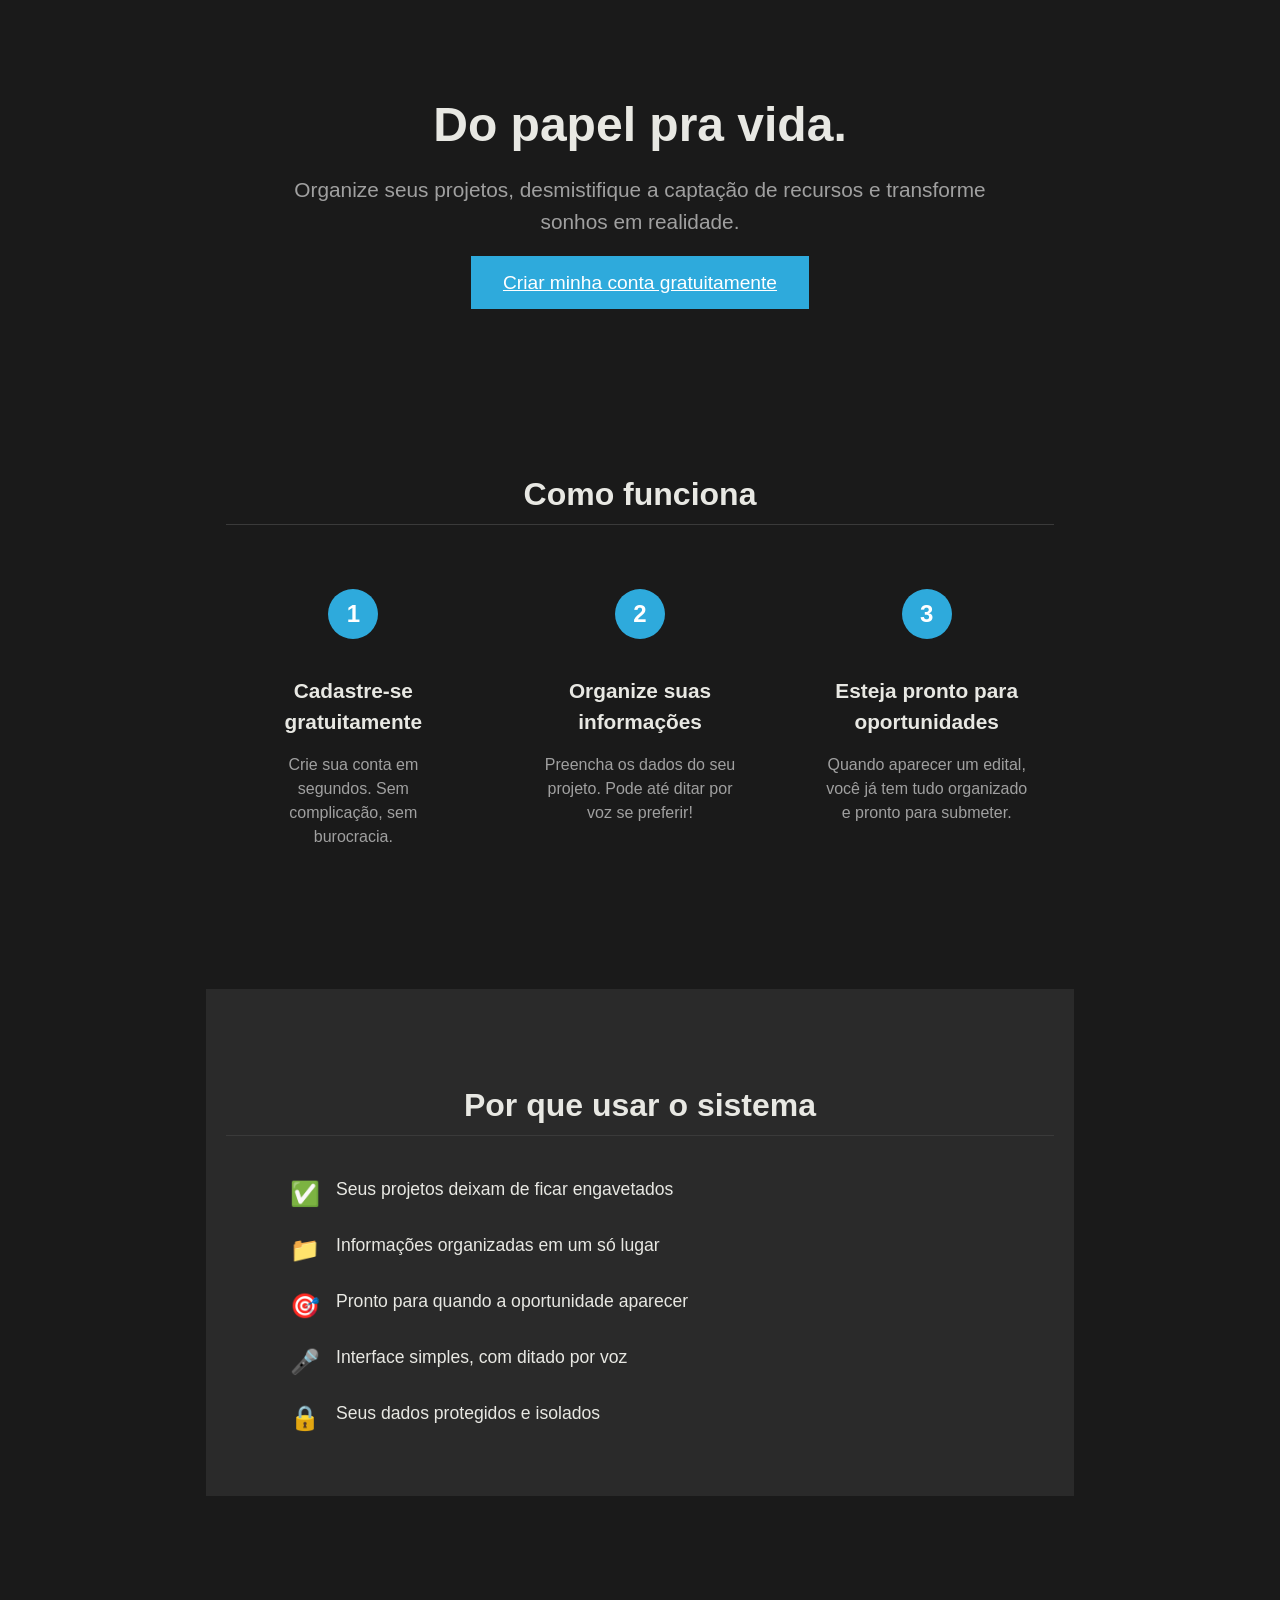
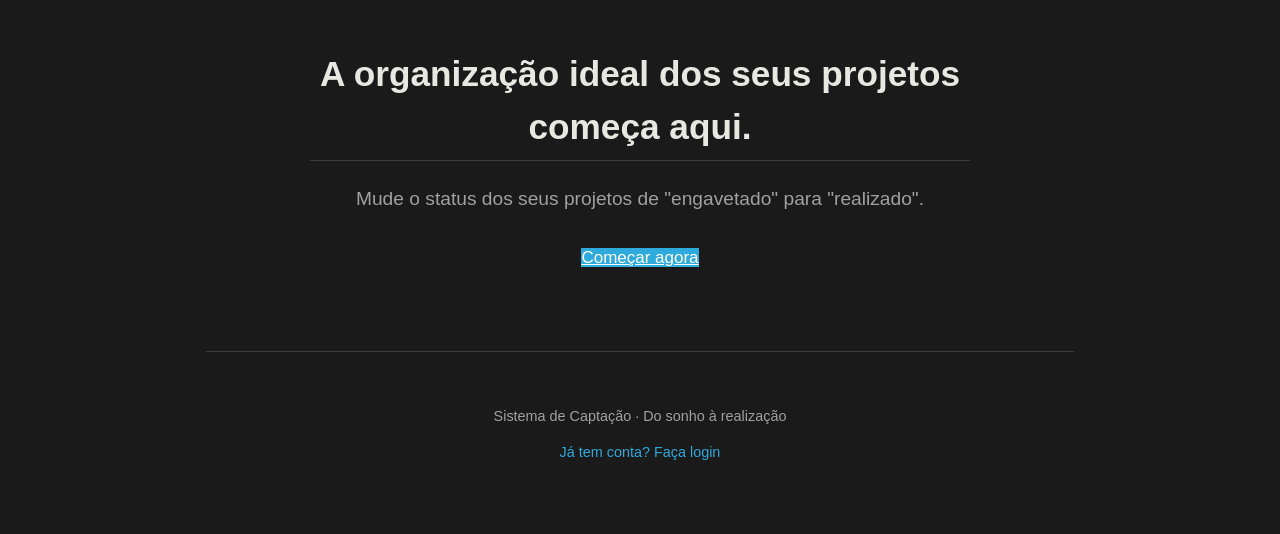
<file: index.html>
<!DOCTYPE html>
<html lang="pt-BR">
<head>
<meta charset="UTF-8">
<meta name="viewport" content="width=device-width, initial-scale=1.0">
<title>Sistema de Captação · Do papel pra vida</title>
<link rel="stylesheet" href="style.css">
<style>
  .hero {
    text-align: center;
    padding: 80px 20px;
    max-width: 800px;
    margin: 0 auto;
  }
  .hero h1 {
    font-size: 3rem;
    margin-bottom: 16px;
    line-height: 1.2;
  }
  .hero p {
    font-size: 1.3rem;
    color: var(--text-soft);
    margin-bottom: 32px;
  }
  .hero .btn-primary {
    font-size: 1.2rem;
    padding: 16px 32px;
  }
  
  .section {
    max-width: 900px;
    margin: 0 auto;
    padding: 60px 20px;
  }
  .section h2 {
    text-align: center;
    font-size: 2rem;
    margin-bottom: 40px;
  }
  
  .steps {
    display: grid;
    grid-template-columns: repeat(auto-fit, minmax(250px, 1fr));
    gap: 32px;
    margin-top: 40px;
  }
  .step {
    text-align: center;
    padding: 24px;
  }
  .step-number {
    display: inline-block;
    width: 50px;
    height: 50px;
    line-height: 50px;
    border-radius: 50%;
    background: var(--accent);
    color: white;
    font-size: 1.5rem;
    font-weight: bold;
    margin-bottom: 16px;
  }
  .step h3 {
    font-size: 1.3rem;
    margin-bottom: 12px;
  }
  .step p {
    color: var(--text-soft);
    font-size: 1rem;
  }
  
  .benefits {
    background: var(--bg-soft);
    padding: 60px 20px;
    margin: 40px 0;
  }
  .benefits-list {
    max-width: 700px;
    margin: 0 auto;
    display: grid;
    gap: 20px;
  }
  .benefit-item {
    display: flex;
    align-items: start;
    gap: 16px;
    font-size: 1.1rem;
  }
  .benefit-icon {
    font-size: 1.5rem;
    flex-shrink: 0;
  }
  
  .cta-final {
    text-align: center;
    padding: 80px 20px;
    max-width: 700px;
    margin: 0 auto;
  }
  .cta-final h2 {
    font-size: 2.2rem;
    margin-bottom: 24px;
  }
  .cta-final p {
    font-size: 1.2rem;
    color: var(--text-soft);
    margin-bottom: 32px;
  }
  
  footer {
    text-align: center;
    padding: 40px 20px;
    border-top: 1px solid var(--border);
    color: var(--text-soft);
    font-size: 0.9rem;
  }
  
  @media (max-width: 768px) {
    .hero h1 { font-size: 2rem; }
    .hero p { font-size: 1.1rem; }
    .section h2 { font-size: 1.5rem; }
  }
</style>
</head>
<body>

<!-- HERO -->
<section class="hero">
  <h1>Do papel pra vida.</h1>
  <p>Organize seus projetos, desmistifique a captação de recursos e transforme sonhos em realidade.</p>
  <a href="cadastro.html" class="btn-primary">Criar minha conta gratuitamente</a>
</section>

<!-- COMO FUNCIONA -->
<section class="section">
  <h2>Como funciona</h2>
  <div class="steps">
    <div class="step">
      <div class="step-number">1</div>
      <h3>Cadastre-se gratuitamente</h3>
      <p>Crie sua conta em segundos. Sem complicação, sem burocracia.</p>
    </div>
    <div class="step">
      <div class="step-number">2</div>
      <h3>Organize suas informações</h3>
      <p>Preencha os dados do seu projeto. Pode até ditar por voz se preferir!</p>
    </div>
    <div class="step">
      <div class="step-number">3</div>
      <h3>Esteja pronto para oportunidades</h3>
      <p>Quando aparecer um edital, você já tem tudo organizado e pronto para submeter.</p>
    </div>
  </div>
</section>

<!-- BENEFÍCIOS -->
<section class="benefits">
  <div class="section" style="padding: 0;">
    <h2>Por que usar o sistema</h2>
    <div class="benefits-list">
      <div class="benefit-item">
        <span class="benefit-icon">✅</span>
        <span>Seus projetos deixam de ficar engavetados</span>
      </div>
      <div class="benefit-item">
        <span class="benefit-icon">📁</span>
        <span>Informações organizadas em um só lugar</span>
      </div>
      <div class="benefit-item">
        <span class="benefit-icon">🎯</span>
        <span>Pronto para quando a oportunidade aparecer</span>
      </div>
      <div class="benefit-item">
        <span class="benefit-icon">🎤</span>
        <span>Interface simples, com ditado por voz</span>
      </div>
      <div class="benefit-item">
        <span class="benefit-icon">🔒</span>
        <span>Seus dados protegidos e isolados</span>
      </div>
    </div>
  </div>
</section>

<!-- CTA FINAL -->
<section class="cta-final">
  <h2>A organização ideal dos seus projetos começa aqui.</h2>
  <p>Mude o status dos seus projetos de "engavetado" para "realizado".</p>
  <a href="cadastro.html" class="btn-primary">Começar agora</a>
</section>

<!-- RODAPÉ -->
<footer>
  <p>Sistema de Captação · Do sonho à realização</p>
  <p style="margin-top: 8px;">
    <a href="login.html" style="color: var(--accent); text-decoration: none;">Já tem conta? Faça login</a>
  </p>
</footer>

</body>
</html>
</file>
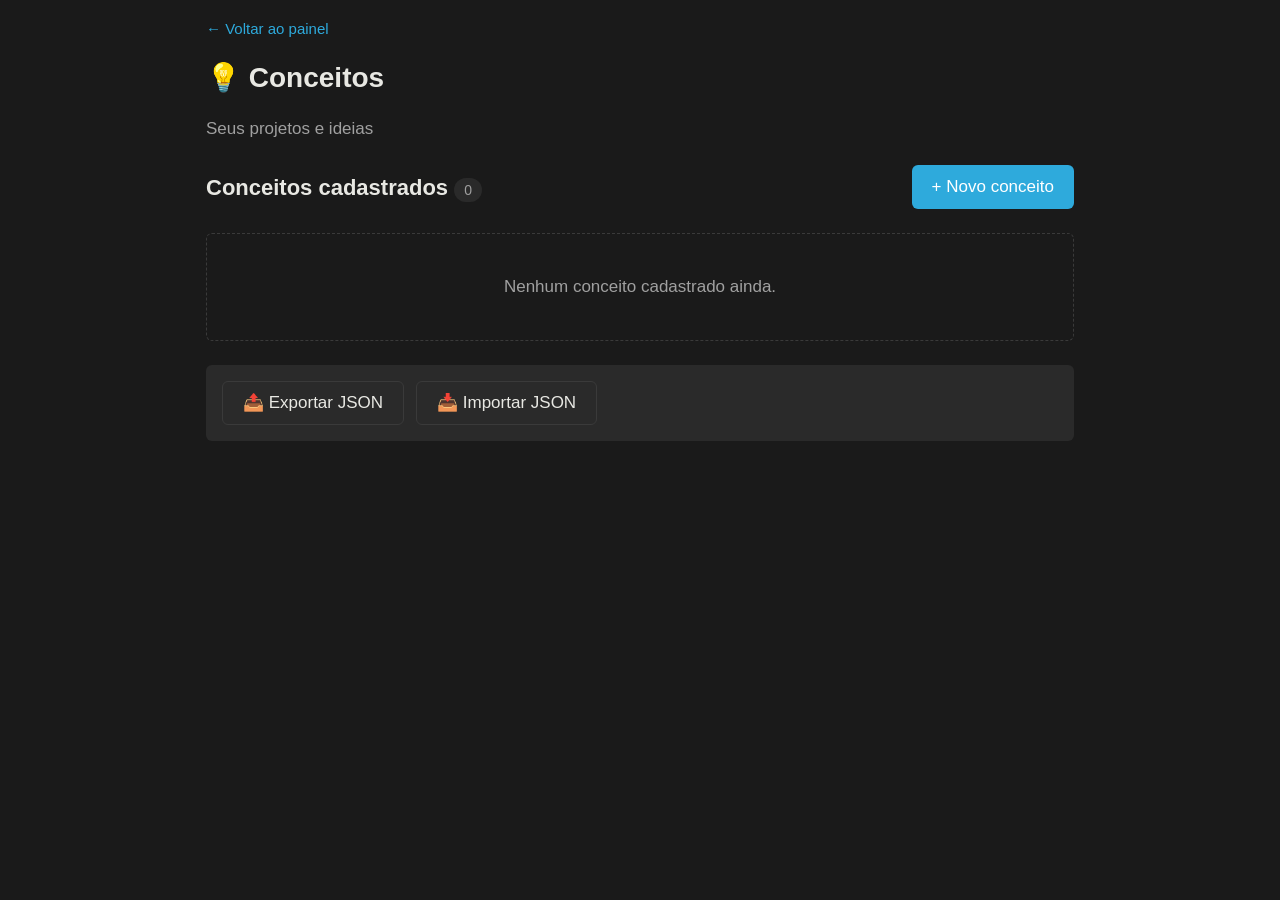
<file: conceitos.html>
<!DOCTYPE html>
<html lang="pt-BR">
<head>
<meta charset="UTF-8">
<meta name="viewport" content="width=device-width, initial-scale=1.0">
<title>Conceitos · Sistema de Captação</title>
<link rel="stylesheet" href="style.css">
</head>
<body>

<a href="index.html" class="back-link">← Voltar ao painel</a>

<h1>💡 Conceitos</h1>
<p class="subtitle">Seus projetos e ideias</p>

<div id="listaView">
  <div class="section-title">
    <h2>Conceitos cadastrados <span class="count-badge" id="contador">0</span></h2>
    <button class="btn-primary" onclick="novoRegistro()">+ Novo conceito</button>
  </div>
  <div id="lista"></div>
</div>

<div id="formView" class="hidden">
  <div class="section-title">
    <h2 id="formTitulo">Novo conceito</h2>
    <button class="btn-secondary" onclick="voltarParaLista()">← Voltar</button>
  </div>

  <form id="conceitosForm">
    <h2>Identificação</h2>
    <div class="field">
      <label for="nome">Nome do projeto</label>
      <input type="text" id="nome" name="nome">
    </div>
    <div class="row">
      <div class="field">
        <label for="ativoPrincipal">Ativo principal</label>
        <input type="text" id="ativoPrincipal" name="ativoPrincipal" placeholder="Ex: livro, metodologia">
      </div>
      <div class="field">
        <label for="causa">Causa</label>
        <select id="causa" name="causa">
          <option value="">Selecione</option>
          <option value="Cultura">Cultura</option>
          <option value="Educação">Educação</option>
          <option value="Saúde">Saúde</option>
          <option value="Esporte">Esporte</option>
          <option value="Meio ambiente">Meio ambiente</option>
          <option value="Social">Social</option>
        </select>
      </div>
    </div>
    <div class="row">
      <div class="field">
        <label for="publicoAlvo">Público-alvo</label>
        <input type="text" id="publicoAlvo" name="publicoAlvo">
      </div>
      <div class="field">
        <label for="territorio">Território pretendido</label>
        <input type="text" id="territorio" name="territorio">
      </div>
    </div>
    <div class="field">
      <label for="dataCriacao">Data de criação</label>
      <input type="date" id="dataCriacao" name="dataCriacao">
    </div>

    <h2>Descrição</h2>
    <div class="field">
      <label for="descricaoUmaFrase">Descrição em uma frase</label>
      <textarea id="descricaoUmaFrase" name="descricaoUmaFrase" placeholder="O projeto [AÇÃO] para [PÚBLICO] em [TERRITÓRIO], usando [ATIVO], com o objetivo de [RESULTADO]."></textarea>
    </div>
    <div class="field">
      <label for="problema">Problema que resolve</label>
      <textarea id="problema" name="problema" placeholder="Com dado e fonte, se houver"></textarea>
    </div>
    <div class="field">
      <label for="solucao">Solução proposta</label>
      <textarea id="solucao" name="solucao"></textarea>
    </div>
    <div class="field">
      <label for="objetivoGeral">Objetivo geral</label>
      <textarea id="objetivoGeral" name="objetivoGeral"></textarea>
    </div>
    <div class="field">
      <label for="objetivosEspecificos">Objetivos específicos (3 a 5)</label>
      <textarea id="objetivosEspecificos" name="objetivosEspecificos"></textarea>
    </div>
    <div class="field">
      <label for="resultadoEsperado">Resultado esperado</label>
      <textarea id="resultadoEsperado" name="resultadoEsperado" placeholder="Meta + indicador"></textarea>
    </div>

    <h2>Estimativa de custo</h2>
    <div class="field">
      <label for="custoEstimado">Custo estimado total (R$)</label>
      <input type="number" id="custoEstimado" name="custoEstimado" step="0.01">
    </div>
    <div class="field">
      <label for="rubricasPrincipais">Rubricas principais</label>
      <input type="text" id="rubricasPrincipais" name="rubricasPrincipais" placeholder="Ex: equipe, material, comunicação">
    </div>
    <div class="field">
      <label for="contrapartidaPossivel">Contrapartida possível</label>
      <textarea id="contrapartidaPossivel" name="contrapartidaPossivel"></textarea>
    </div>

    <h2>Oportunidades</h2>
    <div class="field">
      <label for="tiposEdital">Tipos de edital que se encaixam</label>
      <textarea id="tiposEdital" name="tiposEdital"></textarea>
    </div>
    <div class="field">
      <label for="orgaosFinanciadores">Órgãos/empresas que costumam financiar</label>
      <textarea id="orgaosFinanciadores" name="orgaosFinanciadores"></textarea>
    </div>

    <h2>Status</h2>
    <div class="status-bar" id="statusBar">
      <span class="status-chip" data-status="Ideia">Ideia</span>
      <span class="status-chip" data-status="Em desenvolvimento">Em desenvolvimento</span>
      <span class="status-chip" data-status="Pronto para edital">Pronto para edital</span>
      <span class="status-chip" data-status="Em captação">Em captação</span>
      <span class="status-chip" data-status="Em execução">Em execução</span>
      <span class="status-chip" data-status="Concluído">Concluído</span>
      <span class="status-chip" data-status="Arquivado">Arquivado</span>
    </div>

    <div class="field">
      <label for="oQueFalta">O que falta para acontecer</label>
      <textarea id="oQueFalta" name="oQueFalta" placeholder="Recurso, equipe, parceiro, documento..."></textarea>
    </div>

    <h2>Observações</h2>
    <div class="field">
      <textarea id="observacoes" name="observacoes" placeholder="Notas, materiais de apoio, referências..."></textarea>
    </div>
  </form>

  <div class="actions">
    <button type="button" class="btn-primary" onclick="salvar()">💾 Salvar</button>
    <button type="button" class="btn-secondary" onclick="voltarParaLista()">Cancelar</button>
  </div>
</div>

<div class="actions" id="acoesGlobais">
  <button type="button" class="btn-secondary" onclick="exportarTudo()">📤 Exportar JSON</button>
  <button type="button" class="btn-secondary" onclick="document.getElementById('importFile').click()">📥 Importar JSON</button>
  <input type="file" id="importFile" accept=".json" style="display:none" onchange="importar(event)">
</div>

<div class="saved-indicator" id="savedIndicator">✓ Salvo</div>

<script>
let lista = [];
let indiceAtual = -1;

function carregar() {
  lista = JSON.parse(localStorage.getItem('conceitos') || '[]');
  renderizarLista();
}

function salvarLista() {
  localStorage.setItem('conceitos', JSON.stringify(lista));
}

function renderizarLista() {
  document.getElementById('contador').textContent = lista.length;
  const div = document.getElementById('lista');
  if (lista.length === 0) {
    div.innerHTML = '<p class="empty-state">Nenhum conceito cadastrado ainda.</p>';
    return;
  }
  div.innerHTML = lista.map((c, i) => `
    <div class="card">
      <h3>${c.nome || 'Sem nome'}</h3>
      <p><strong>Causa:</strong> ${c.causa || '-'}</p>
      <p><strong>Público:</strong> ${c.publicoAlvo || '-'}</p>
      <p><strong>Status:</strong> ${c.status || '-'}</p>
      <p><strong>O que falta:</strong> ${c.oQueFalta || '-'}</p>
      <div class="card-actions">
        <button class="btn-secondary" onclick="editar(${i})">Editar</button>
        <button class="btn-danger" onclick="excluir(${i})">Excluir</button>
      </div>
    </div>
  `).join('');
}

function novoRegistro() {
  indiceAtual = -1;
  document.getElementById('formTitulo').textContent = 'Novo conceito';
  document.getElementById('conceitosForm').reset();
  document.querySelectorAll('.status-chip').forEach(c => c.classList.remove('active'));
  document.getElementById('listaView').classList.add('hidden');
  document.getElementById('formView').classList.remove('hidden');
  document.getElementById('acoesGlobais').classList.add('hidden');
}

function editar(i) {
  indiceAtual = i;
  const c = lista[i];
  document.getElementById('formTitulo').textContent = 'Editar conceito';
  const form = document.getElementById('conceitosForm');
  form.reset();
  Object.keys(c).forEach(key => {
    const el = document.getElementById(key);
    if (el) el.value = c[key];
  });
  atualizarStatus(c.status);
  document.getElementById('listaView').classList.add('hidden');
  document.getElementById('formView').classList.remove('hidden');
  document.getElementById('acoesGlobais').classList.add('hidden');
}

function excluir(i) {
  if (confirm('Tem certeza?')) {
    lista.splice(i, 1);
    salvarLista();
    renderizarLista();
  }
}

function voltarParaLista() {
  document.getElementById('listaView').classList.remove('hidden');
  document.getElementById('formView').classList.add('hidden');
  document.getElementById('acoesGlobais').classList.remove('hidden');
  renderizarLista();
}

function salvar() {
  const form = document.getElementById('conceitosForm');
  const dados = {};
  new FormData(form).forEach((value, key) => { dados[key] = value; });
  const activeChip = document.querySelector('.status-chip.active');
  if (activeChip) dados.status = activeChip.dataset.status;

  if (indiceAtual === -1) lista.push(dados);
  else lista[indiceAtual] = dados;
  salvarLista();
  const ind = document.getElementById('savedIndicator');
  ind.classList.add('show');
  setTimeout(() => ind.classList.remove('show'), 1500);
  setTimeout(() => voltarParaLista(), 800);
}

function atualizarStatus(status) {
  document.querySelectorAll('.status-chip').forEach(c => c.classList.remove('active'));
  const chip = document.querySelector(`.status-chip[data-status="${status}"]`);
  if (chip) chip.classList.add('active');
}

document.querySelectorAll('.status-chip').forEach(chip => {
  chip.addEventListener('click', () => atualizarStatus(chip.dataset.status));
});

function exportarTudo() {
  const dados = JSON.stringify(lista, null, 2);
  const blob = new Blob([dados], { type: 'application/json' });
  const url = URL.createObjectURL(blob);
  const a = document.createElement('a');
  a.href = url;
  a.download = 'conceitos-backup.json';
  a.click();
  URL.revokeObjectURL(url);
}

function importar(event) {
  const file = event.target.files[0];
  if (!file) return;
  const reader = new FileReader();
  reader.onload = (e) => {
    try {
      const dados = JSON.parse(e.target.result);
      if (Array.isArray(dados)) {
        if (confirm(`Importar ${dados.length} conceitos?`)) {
          lista = lista.concat(dados);
          salvarLista();
          renderizarLista();
        }
      } else {
        if (confirm('Importar este conceito?')) {
          lista.push(dados);
          salvarLista();
          renderizarLista();
        }
      }
    } catch (err) {
      alert('Arquivo inválido.');
    }
  };
  reader.readAsText(file);
}

const params = new URLSearchParams(window.location.search);
if (params.has('editar')) editar(parseInt(params.get('editar')));

carregar();
</script>

</body>
</html>
</file>
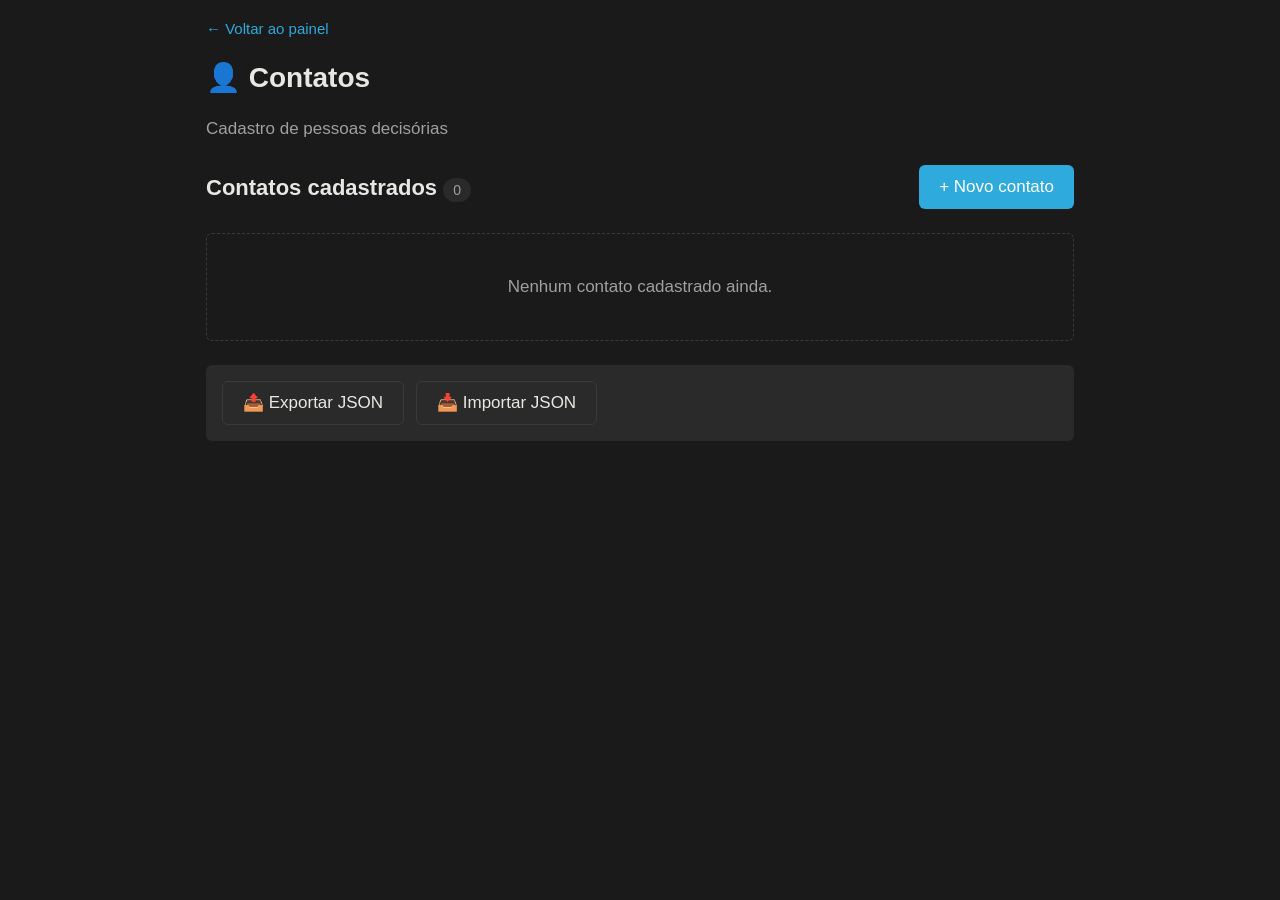
<file: contatos.html>
<!DOCTYPE html>
<html lang="pt-BR">
<head>
<meta charset="UTF-8">
<meta name="viewport" content="width=device-width, initial-scale=1.0">
<title>Contatos · Sistema de Captação</title>
<link rel="stylesheet" href="style.css">
</head>
<body>

<a href="index.html" class="back-link">← Voltar ao painel</a>

<h1>👤 Contatos</h1>
<p class="subtitle">Cadastro de pessoas decisórias</p>

<div id="listaView">
  <div class="section-title">
    <h2>Contatos cadastrados <span class="count-badge" id="contador">0</span></h2>
    <button class="btn-primary" onclick="novoRegistro()">+ Novo contato</button>
  </div>
  <div id="lista"></div>
</div>

<div id="formView" class="hidden">
  <div class="section-title">
    <h2 id="formTitulo">Novo contato</h2>
    <button class="btn-secondary" onclick="voltarParaLista()">← Voltar</button>
  </div>

  <form id="contatosForm">
    <h2>Identificação</h2>
    <div class="field">
      <label for="nome">Nome completo</label>
      <input type="text" id="nome" name="nome">
    </div>
    <div class="row">
      <div class="field">
        <label for="cargo">Cargo/Função</label>
        <input type="text" id="cargo" name="cargo">
      </div>
      <div class="field">
        <label for="instituicao">Instituição vinculada</label>
        <input type="text" id="instituicao" name="instituicao">
      </div>
    </div>
    <div class="row">
      <div class="field">
        <label for="telefone">Telefone</label>
        <input type="text" id="telefone" name="telefone">
      </div>
      <div class="field">
        <label for="email">E-mail</label>
        <input type="text" id="email" name="email">
      </div>
    </div>
    <div class="field">
      <label for="redesSociais">Redes sociais</label>
      <input type="text" id="redesSociais" name="redesSociais">
    </div>

    <h2>Pesquisa pessoal</h2>
    <div class="row">
      <div class="field">
        <label for="assuntoPessoal1">Assunto pessoal 1</label>
        <input type="text" id="assuntoPessoal1" name="assuntoPessoal1">
      </div>
      <div class="field">
        <label for="assuntoPessoal2">Assunto pessoal 2</label>
        <input type="text" id="assuntoPessoal2" name="assuntoPessoal2">
      </div>
    </div>
    <div class="alert">
      <strong>💡 Dica:</strong>
      <ul>
        <li>Descubra antes da primeira conversa</li>
        <li>Conexão não se improvisa</li>
      </ul>
    </div>

    <h2>Histórico</h2>
    <div class="row">
      <div class="field">
        <label for="dataPrimeiraMensagem">Data da primeira mensagem</label>
        <input type="date" id="dataPrimeiraMensagem" name="dataPrimeiraMensagem">
      </div>
      <div class="field">
        <label for="dataReuniao">Data da reunião</label>
        <input type="date" id="dataReuniao" name="dataReuniao">
      </div>
    </div>
    <div class="row">
      <div class="field">
        <label for="formaFechamento">Forma de fechamento</label>
        <select id="formaFechamento" name="formaFechamento">
          <option value="">Selecione</option>
          <option value="Serviço pontual">Serviço pontual</option>
          <option value="Êxito">Êxito</option>
          <option value="Assessoria">Assessoria</option>
        </select>
      </div>
      <div class="field">
        <label for="valorCombinado">Valor combinado (R$)</label>
        <input type="number" id="valorCombinado" name="valorCombinado" step="0.01">
      </div>
    </div>
    <div class="checkbox-group">
      <input type="checkbox" id="contratoAssinado" name="contratoAssinado">
      <label for="contratoAssinado">Contrato assinado?</label>
    </div>

    <h2>Status</h2>
    <div class="status-bar" id="statusBar">
      <span class="status-chip" data-status="Identificado">Identificado</span>
      <span class="status-chip" data-status="Contato feito">Contato feito</span>
      <span class="status-chip" data-status="Reunião agendada">Reunião agendada</span>
      <span class="status-chip" data-status="Reunião realizada">Reunião realizada</span>
      <span class="status-chip" data-status="Contratado">Contratado</span>
    </div>

    <h2>Observações</h2>
    <div class="field">
      <textarea id="observacoes" name="observacoes" placeholder="Notas sobre a conversa, próximos passos..."></textarea>
    </div>
  </form>

  <div class="actions">
    <button type="button" class="btn-primary" onclick="salvar()">💾 Salvar</button>
    <button type="button" class="btn-secondary" onclick="voltarParaLista()">Cancelar</button>
  </div>
</div>

<div class="actions" id="acoesGlobais">
  <button type="button" class="btn-secondary" onclick="exportarTudo()">📤 Exportar JSON</button>
  <button type="button" class="btn-secondary" onclick="document.getElementById('importFile').click()">📥 Importar JSON</button>
  <input type="file" id="importFile" accept=".json" style="display:none" onchange="importar(event)">
</div>

<div class="saved-indicator" id="savedIndicator">✓ Salvo</div>

<script>
let lista = [];
let indiceAtual = -1;

function carregar() {
  lista = JSON.parse(localStorage.getItem('contatos') || '[]');
  renderizarLista();
}

function salvarLista() {
  localStorage.setItem('contatos', JSON.stringify(lista));
}

function renderizarLista() {
  document.getElementById('contador').textContent = lista.length;
  const div = document.getElementById('lista');
  if (lista.length === 0) {
    div.innerHTML = '<p class="empty-state">Nenhum contato cadastrado ainda.</p>';
    return;
  }
  div.innerHTML = lista.map((c, i) => `
    <div class="card">
      <h3>${c.nome || 'Sem nome'}</h3>
      <p><strong>Cargo:</strong> ${c.cargo || '-'}</p>
      <p><strong>Instituição:</strong> ${c.instituicao || '-'}</p>
      <p><strong>Status:</strong> ${c.status || '-'}</p>
      <div class="card-actions">
        <button class="btn-secondary" onclick="editar(${i})">Editar</button>
        <button class="btn-danger" onclick="excluir(${i})">Excluir</button>
      </div>
    </div>
  `).join('');
}

function novoRegistro() {
  indiceAtual = -1;
  document.getElementById('formTitulo').textContent = 'Novo contato';
  document.getElementById('contatosForm').reset();
  document.querySelectorAll('.status-chip').forEach(c => c.classList.remove('active'));
  document.getElementById('listaView').classList.add('hidden');
  document.getElementById('formView').classList.remove('hidden');
  document.getElementById('acoesGlobais').classList.add('hidden');
}

function editar(i) {
  indiceAtual = i;
  const c = lista[i];
  document.getElementById('formTitulo').textContent = 'Editar contato';
  const form = document.getElementById('contatosForm');
  form.reset();
  Object.keys(c).forEach(key => {
    const el = document.getElementById(key);
    if (el) {
      if (el.type === 'checkbox') el.checked = c[key];
      else el.value = c[key];
    }
  });
  atualizarStatus(c.status);
  document.getElementById('listaView').classList.add('hidden');
  document.getElementById('formView').classList.remove('hidden');
  document.getElementById('acoesGlobais').classList.add('hidden');
}

function excluir(i) {
  if (confirm('Tem certeza?')) {
    lista.splice(i, 1);
    salvarLista();
    renderizarLista();
  }
}

function voltarParaLista() {
  document.getElementById('listaView').classList.remove('hidden');
  document.getElementById('formView').classList.add('hidden');
  document.getElementById('acoesGlobais').classList.remove('hidden');
  renderizarLista();
}

function salvar() {
  const form = document.getElementById('contatosForm');
  const dados = {};
  new FormData(form).forEach((value, key) => { dados[key] = value; });
  form.querySelectorAll('input[type="checkbox"]').forEach(cb => {
    dados[cb.id] = cb.checked;
  });
  const activeChip = document.querySelector('.status-chip.active');
  if (activeChip) dados.status = activeChip.dataset.status;

  if (indiceAtual === -1) lista.push(dados);
  else lista[indiceAtual] = dados;
  salvarLista();
  const ind = document.getElementById('savedIndicator');
  ind.classList.add('show');
  setTimeout(() => ind.classList.remove('show'), 1500);
  setTimeout(() => voltarParaLista(), 800);
}

function atualizarStatus(status) {
  document.querySelectorAll('.status-chip').forEach(c => c.classList.remove('active'));
  const chip = document.querySelector(`.status-chip[data-status="${status}"]`);
  if (chip) chip.classList.add('active');
}

document.querySelectorAll('.status-chip').forEach(chip => {
  chip.addEventListener('click', () => atualizarStatus(chip.dataset.status));
});

function exportarTudo() {
  const dados = JSON.stringify(lista, null, 2);
  const blob = new Blob([dados], { type: 'application/json' });
  const url = URL.createObjectURL(blob);
  const a = document.createElement('a');
  a.href = url;
  a.download = 'contatos-backup.json';
  a.click();
  URL.revokeObjectURL(url);
}

function importar(event) {
  const file = event.target.files[0];
  if (!file) return;
  const reader = new FileReader();
  reader.onload = (e) => {
    try {
      const dados = JSON.parse(e.target.result);
      if (Array.isArray(dados)) {
        if (confirm(`Importar ${dados.length} contatos?`)) {
          lista = lista.concat(dados);
          salvarLista();
          renderizarLista();
        }
      } else {
        if (confirm('Importar este contato?')) {
          lista.push(dados);
          salvarLista();
          renderizarLista();
        }
      }
    } catch (err) {
      alert('Arquivo inválido.');
    }
  };
  reader.readAsText(file);
}

const params = new URLSearchParams(window.location.search);
if (params.has('editar')) editar(parseInt(params.get('editar')));

carregar();
</script>

</body>
</html>
</file>
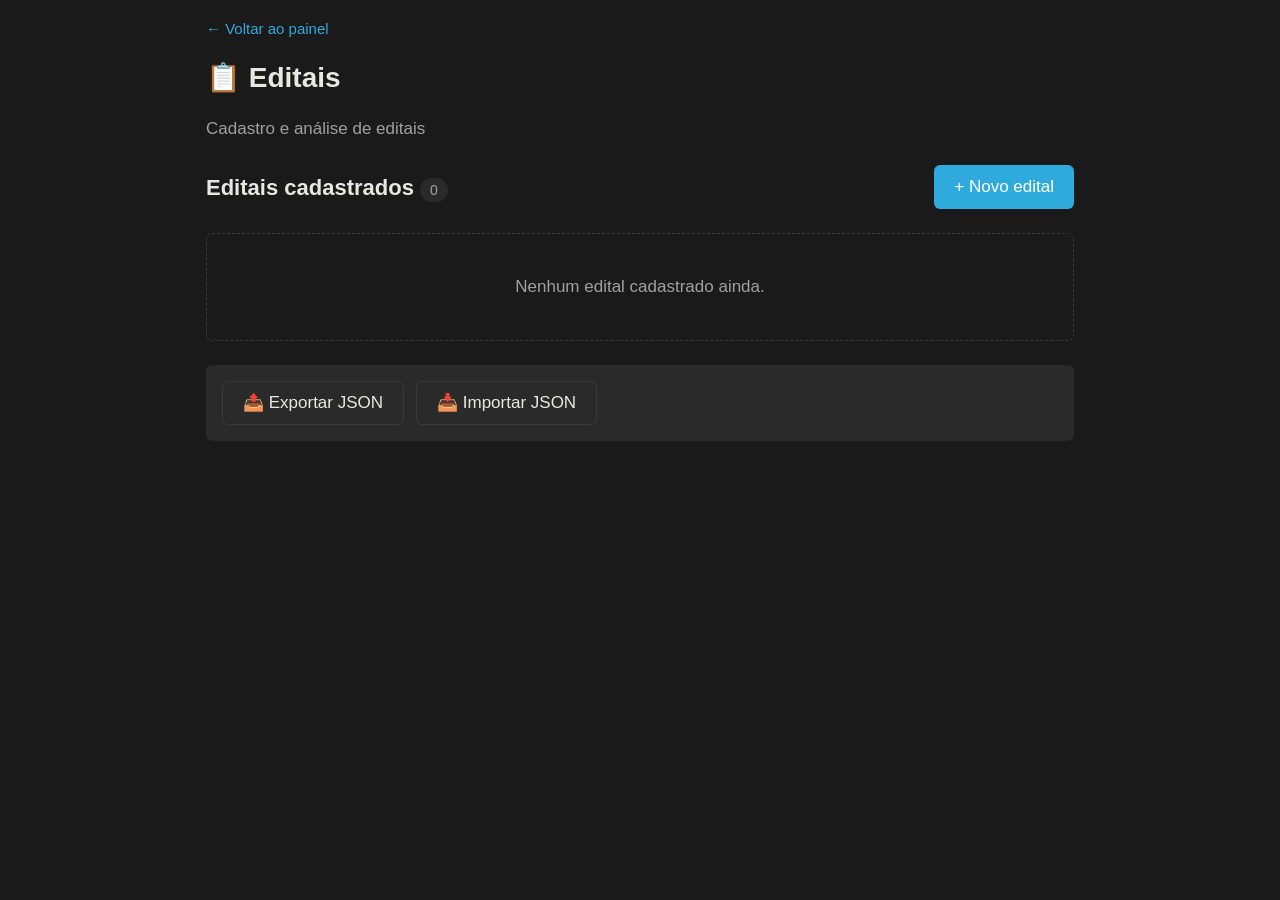
<file: editais.html>
<!DOCTYPE html>
<html lang="pt-BR">
<head>
<meta charset="UTF-8">
<meta name="viewport" content="width=device-width, initial-scale=1.0">
<title>Editais · Sistema de Captação</title>
<link rel="stylesheet" href="style.css">
</head>
<body>

<a href="index.html" class="back-link">← Voltar ao painel</a>

<h1>📋 Editais</h1>
<p class="subtitle">Cadastro e análise de editais</p>

<!-- LISTA -->
<div id="listaView">
  <div class="section-title">
    <h2>Editais cadastrados <span class="count-badge" id="contador">0</span></h2>
    <button class="btn-primary" onclick="novoRegistro()">+ Novo edital</button>
  </div>
  <div id="lista"></div>
</div>

<!-- FORMULÁRIO -->
<div id="formView" class="hidden">
  <div class="section-title">
    <h2 id="formTitulo">Novo edital</h2>
    <button class="btn-secondary" onclick="voltarParaLista()">← Voltar</button>
  </div>

  <form id="editaisForm">
    <h2>Identificação</h2>
    <div class="field">
      <label for="nome">Nome do edital</label>
      <input type="text" id="nome" name="nome">
    </div>
    <div class="row">
      <div class="field">
        <label for="orgao">Órgão financiador</label>
        <input type="text" id="orgao" name="orgao">
      </div>
      <div class="field">
        <label for="ano">Ano da chamada</label>
        <input type="number" id="ano" name="ano">
      </div>
    </div>
    <div class="field">
      <label for="link">Link do edital</label>
      <input type="url" id="link" name="link">
    </div>
    <div class="field">
      <label for="dataExtracao">Data de extração</label>
      <input type="date" id="dataExtracao" name="dataExtracao">
    </div>

    <h2>Território</h2>
    <div class="field">
      <label for="abrangencia">Abrangência</label>
      <select id="abrangencia" name="abrangencia">
        <option value="">Selecione</option>
        <option value="Nacional">Nacional</option>
        <option value="Estadual">Estadual</option>
        <option value="Regional">Regional</option>
        <option value="Municipal">Municipal</option>
        <option value="Bairro">Bairro</option>
      </select>
    </div>
    <div class="row">
      <div class="field">
        <label for="estados">Estado(s) atendido(s)</label>
        <input type="text" id="estados" name="estados">
      </div>
      <div class="field">
        <label for="municipios">Município(s) atendido(s)</label>
        <input type="text" id="municipios" name="municipios">
      </div>
    </div>
    <div class="alert">
      <strong>⚠️ O que reprova:</strong>
      <ul>
        <li>Projeto de instituição de município fora da lista</li>
        <li>Projeto executado em território diferente do edital</li>
      </ul>
    </div>

    <h2>Quem pode participar</h2>
    <div class="field">
      <label for="tipoJuridico">Tipo jurídico aceito</label>
      <select id="tipoJuridico" name="tipoJuridico">
        <option value="">Selecione</option>
        <option value="OSC">OSC</option>
        <option value="Pessoa física">Pessoa física</option>
        <option value="Empresa">Empresa</option>
        <option value="Coletivo">Coletivo</option>
        <option value="Órgão público">Órgão público</option>
      </select>
    </div>
    <div class="row">
      <div class="field">
        <label for="tempoMinimoExistencia">Tempo mínimo de existência (anos)</label>
        <input type="number" id="tempoMinimoExistencia" name="tempoMinimoExistencia">
      </div>
      <div class="field">
        <label for="exigenciasExtras">Exigências extras</label>
        <input type="text" id="exigenciasExtras" name="exigenciasExtras">
      </div>
    </div>

    <h2>Prazos</h2>
    <div class="row">
      <div class="field">
        <label for="prazoInscricao">Prazo final de inscrição</label>
        <input type="date" id="prazoInscricao" name="prazoInscricao">
      </div>
      <div class="field">
        <label for="validadeCertidoes">Validade das certidões até</label>
        <input type="date" id="validadeCertidoes" name="validadeCertidoes">
      </div>
    </div>

    <h2>Valor</h2>
    <div class="row">
      <div class="field">
        <label for="teto">Teto por proposta (R$)</label>
        <input type="number" id="teto" name="teto" step="0.01">
      </div>
      <div class="field">
        <label for="formaLiberacao">Forma de liberação</label>
        <select id="formaLiberacao" name="formaLiberacao">
          <option value="">Selecione</option>
          <option value="Parcela única">Parcela única</option>
          <option value="Etapas">Por etapas</option>
          <option value="Reembolso">Reembolso</option>
        </select>
      </div>
    </div>

    <h2>Rubrica de elaboração</h2>
    <div class="checkbox-group">
      <input type="checkbox" id="rubricaElaboracaoAceita" name="rubricaElaboracaoAceita">
      <label for="rubricaElaboracaoAceita">Rubrica aceita no edital?</label>
    </div>
    <div class="row">
      <div class="field">
        <label for="nomeRubrica">Nome da rubrica</label>
        <input type="text" id="nomeRubrica" name="nomeRubrica">
      </div>
      <div class="field">
        <label for="percentualMaxRubrica">Percentual máximo (%)</label>
        <input type="number" id="percentualMaxRubrica" name="percentualMaxRubrica">
      </div>
    </div>

    <h2>Status</h2>
    <div class="status-bar" id="statusBar">
      <span class="status-chip" data-status="Analisado">Analisado</span>
      <span class="status-chip" data-status="Descartado">Descartado</span>
      <span class="status-chip" data-status="Em andamento">Em andamento</span>
      <span class="status-chip" data-status="Encerrado">Encerrado</span>
    </div>

    <h2>Observações</h2>
    <div class="field">
      <textarea id="observacoes" name="observacoes" placeholder="Critérios de avaliação, despesas vedadas, notas..."></textarea>
    </div>
  </form>

  <div class="actions">
    <button type="button" class="btn-primary" onclick="salvar()">💾 Salvar</button>
    <button type="button" class="btn-secondary" onclick="voltarParaLista()">Cancelar</button>
  </div>
</div>

<!-- AÇÕES GLOBAIS -->
<div class="actions" id="acoesGlobais">
  <button type="button" class="btn-secondary" onclick="exportarTudo()">📤 Exportar JSON</button>
  <button type="button" class="btn-secondary" onclick="document.getElementById('importFile').click()">📥 Importar JSON</button>
  <input type="file" id="importFile" accept=".json" style="display:none" onchange="importar(event)">
</div>

<div class="saved-indicator" id="savedIndicator">✓ Salvo</div>

<script>
let lista = [];
let indiceAtual = -1;

function carregar() {
  lista = JSON.parse(localStorage.getItem('editais') || '[]');
  renderizarLista();
}

function salvarLista() {
  localStorage.setItem('editais', JSON.stringify(lista));
}

function renderizarLista() {
  document.getElementById('contador').textContent = lista.length;
  const div = document.getElementById('lista');
  if (lista.length === 0) {
    div.innerHTML = '<p class="empty-state">Nenhum edital cadastrado ainda.</p>';
    return;
  }
  div.innerHTML = lista.map((e, i) => `
    <div class="card">
      <h3>${e.nome || 'Sem nome'}</h3>
      <p><strong>Órgão:</strong> ${e.orgao || '-'}</p>
      <p><strong>Prazo:</strong> ${e.prazoInscricao || '-'}</p>
      <p><strong>Teto:</strong> ${e.teto ? 'R$ ' + parseFloat(e.teto).toLocaleString('pt-BR') : '-'}</p>
      <p><strong>Status:</strong> ${e.status || '-'}</p>
      <div class="card-actions">
        <button class="btn-secondary" onclick="editar(${i})">Editar</button>
        <button class="btn-danger" onclick="excluir(${i})">Excluir</button>
      </div>
    </div>
  `).join('');
}

function novoRegistro() {
  indiceAtual = -1;
  document.getElementById('formTitulo').textContent = 'Novo edital';
  document.getElementById('editaisForm').reset();
  document.querySelectorAll('.status-chip').forEach(c => c.classList.remove('active'));
  document.getElementById('listaView').classList.add('hidden');
  document.getElementById('formView').classList.remove('hidden');
  document.getElementById('acoesGlobais').classList.add('hidden');
}

function editar(i) {
  indiceAtual = i;
  const e = lista[i];
  document.getElementById('formTitulo').textContent = 'Editar edital';
  const form = document.getElementById('editaisForm');
  form.reset();
  Object.keys(e).forEach(key => {
    const el = document.getElementById(key);
    if (el) {
      if (el.type === 'checkbox') el.checked = e[key];
      else el.value = e[key];
    }
  });
  atualizarStatus(e.status);
  document.getElementById('listaView').classList.add('hidden');
  document.getElementById('formView').classList.remove('hidden');
  document.getElementById('acoesGlobais').classList.add('hidden');
}

function excluir(i) {
  if (confirm('Tem certeza? Isso apaga este edital permanentemente.')) {
    lista.splice(i, 1);
    salvarLista();
    renderizarLista();
  }
}

function voltarParaLista() {
  document.getElementById('listaView').classList.remove('hidden');
  document.getElementById('formView').classList.add('hidden');
  document.getElementById('acoesGlobais').classList.remove('hidden');
  renderizarLista();
}

function salvar() {
  const form = document.getElementById('editaisForm');
  const dados = {};
  new FormData(form).forEach((value, key) => { dados[key] = value; });
  form.querySelectorAll('input[type="checkbox"]').forEach(cb => {
    dados[cb.id] = cb.checked;
  });
  const activeChip = document.querySelector('.status-chip.active');
  if (activeChip) dados.status = activeChip.dataset.status;

  if (indiceAtual === -1) {
    lista.push(dados);
  } else {
    lista[indiceAtual] = dados;
  }
  salvarLista();
  const ind = document.getElementById('savedIndicator');
  ind.classList.add('show');
  setTimeout(() => ind.classList.remove('show'), 1500);
  setTimeout(() => voltarParaLista(), 800);
}

function atualizarStatus(status) {
  document.querySelectorAll('.status-chip').forEach(c => c.classList.remove('active'));
  const chip = document.querySelector(`.status-chip[data-status="${status}"]`);
  if (chip) chip.classList.add('active');
}

document.querySelectorAll('.status-chip').forEach(chip => {
  chip.addEventListener('click', () => atualizarStatus(chip.dataset.status));
});

function exportarTudo() {
  const dados = JSON.stringify(lista, null, 2);
  const blob = new Blob([dados], { type: 'application/json' });
  const url = URL.createObjectURL(blob);
  const a = document.createElement('a');
  a.href = url;
  a.download = 'editais-backup.json';
  a.click();
  URL.revokeObjectURL(url);
}

function importar(event) {
  const file = event.target.files[0];
  if (!file) return;
  const reader = new FileReader();
  reader.onload = (e) => {
    try {
      const dados = JSON.parse(e.target.result);
      if (Array.isArray(dados)) {
        if (confirm(`Importar ${dados.length} editais? Isso será ADICIONADO aos existentes.`)) {
          lista = lista.concat(dados);
          salvarLista();
          renderizarLista();
        }
      } else {
        if (confirm('Importar este edital? Será ADICIONADO aos existentes.')) {
          lista.push(dados);
          salvarLista();
          renderizarLista();
        }
      }
    } catch (err) {
      alert('Arquivo inválido.');
    }
  };
  reader.readAsText(file);
}

// Verifica se veio do painel com parâmetro ?editar=N
const params = new URLSearchParams(window.location.search);
if (params.has('editar')) {
  editar(parseInt(params.get('editar')));
}

carregar();
</script>

</body>
</html>
</file>
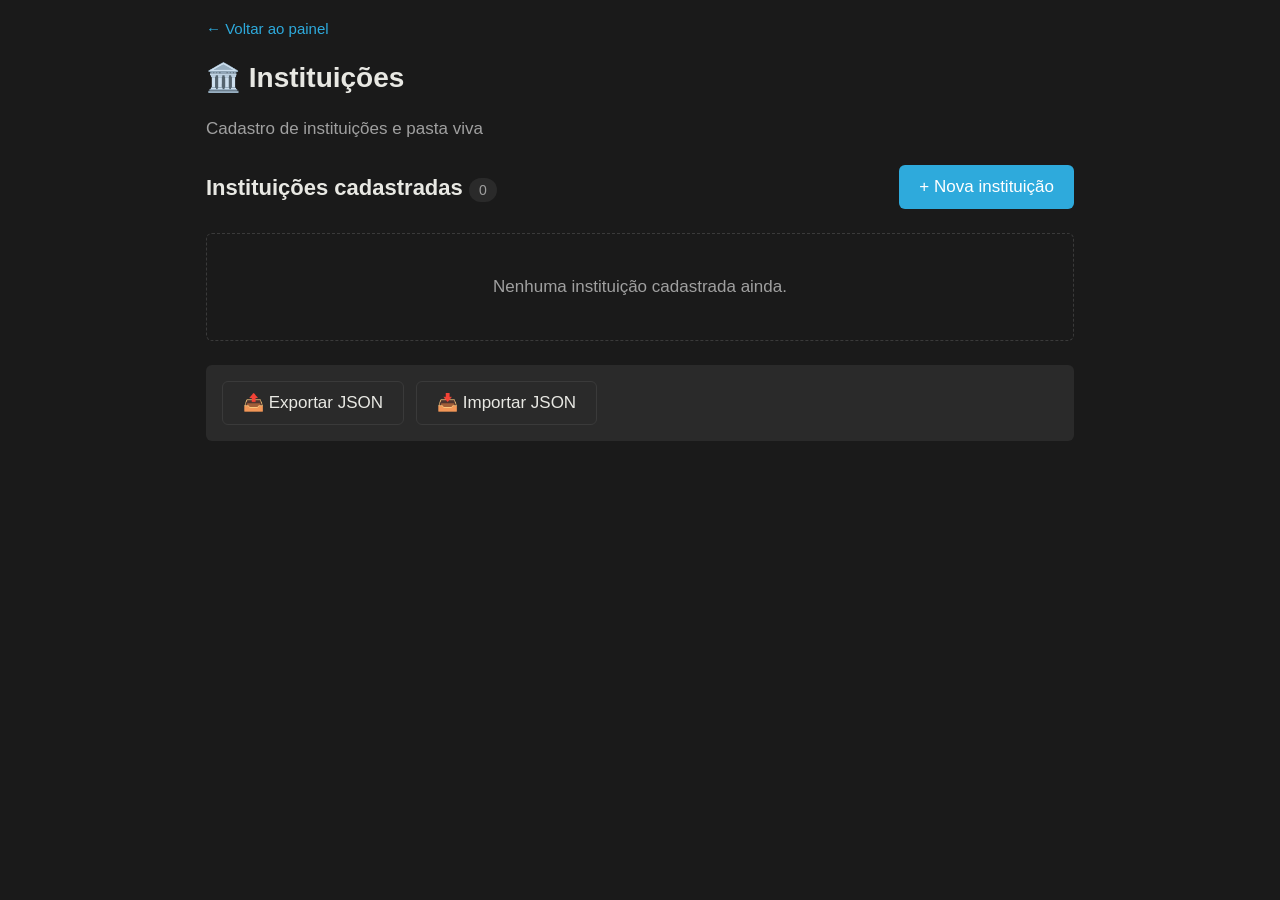
<file: instituicoes.html>
<!DOCTYPE html>
<html lang="pt-BR">
<head>
<meta charset="UTF-8">
<meta name="viewport" content="width=device-width, initial-scale=1.0">
<title>Instituições · Sistema de Captação</title>
<link rel="stylesheet" href="style.css">
</head>
<body>

<a href="index.html" class="back-link">← Voltar ao painel</a>

<h1>🏛️ Instituições</h1>
<p class="subtitle">Cadastro de instituições e pasta viva</p>

<div id="listaView">
  <div class="section-title">
    <h2>Instituições cadastradas <span class="count-badge" id="contador">0</span></h2>
    <button class="btn-primary" onclick="novoRegistro()">+ Nova instituição</button>
  </div>
  <div id="lista"></div>
</div>

<div id="formView" class="hidden">
  <div class="section-title">
    <h2 id="formTitulo">Nova instituição</h2>
    <button class="btn-secondary" onclick="voltarParaLista()">← Voltar</button>
  </div>

  <form id="instituicoesForm">
    <h2>Identificação</h2>
    <div class="field">
      <label for="nome">Nome da instituição</label>
      <input type="text" id="nome" name="nome">
    </div>
    <div class="row">
      <div class="field">
        <label for="cnpj">CNPJ</label>
        <input type="text" id="cnpj" name="cnpj">
      </div>
      <div class="field">
        <label for="tipoJuridico">Tipo jurídico</label>
        <select id="tipoJuridico" name="tipoJuridico">
          <option value="">Selecione</option>
          <option value="OSC">OSC</option>
          <option value="Associação">Associação</option>
          <option value="Fundação">Fundação</option>
          <option value="Coletivo">Coletivo</option>
        </select>
      </div>
    </div>
    <div class="row">
      <div class="field">
        <label for="dataFundacao">Data de fundação</label>
        <input type="date" id="dataFundacao" name="dataFundacao">
      </div>
      <div class="field">
        <label for="causa">Causa/Área</label>
        <select id="causa" name="causa">
          <option value="">Selecione</option>
          <option value="Cultura">Cultura</option>
          <option value="Educação">Educação</option>
          <option value="Saúde">Saúde</option>
          <option value="Esporte">Esporte</option>
          <option value="Meio ambiente">Meio ambiente</option>
          <option value="Social">Social</option>
        </select>
      </div>
    </div>

    <h2>Endereço</h2>
    <div class="row">
      <div class="field">
        <label for="estado">Estado</label>
        <input type="text" id="estado" name="estado">
      </div>
      <div class="field">
        <label for="municipio">Município</label>
        <input type="text" id="municipio" name="municipio">
      </div>
    </div>
    <div class="field">
      <label for="endereco">Endereço completo</label>
      <input type="text" id="endereco" name="endereco">
    </div>

    <h2>Contato</h2>
    <div class="row">
      <div class="field">
        <label for="telefone">Telefone</label>
        <input type="text" id="telefone" name="telefone">
      </div>
      <div class="field">
        <label for="email">E-mail</label>
        <input type="text" id="email" name="email">
      </div>
    </div>
    <div class="field">
      <label for="site">Site</label>
      <input type="url" id="site" name="site">
    </div>

    <h2>Pasta Viva (Documentos)</h2>
    <div class="checkbox-group">
      <input type="checkbox" id="estatuto" name="estatuto">
      <label for="estatuto">Estatuto social</label>
    </div>
    <div class="field">
      <label for="validadeEstatuto">Validade do estatuto</label>
      <input type="date" id="validadeEstatuto" name="validadeEstatuto">
    </div>
    <div class="checkbox-group">
      <input type="checkbox" id="cnpjAtivo" name="cnpjAtivo">
      <label for="cnpjAtivo">CNPJ ativo</label>
    </div>
    <div class="field">
      <label for="dataCnpj">Data do comprovante CNPJ</label>
      <input type="date" id="dataCnpj" name="dataCnpj">
    </div>
    <div class="checkbox-group">
      <input type="checkbox" id="cndFederal" name="cndFederal">
      <label for="cndFederal">CND Federal</label>
    </div>
    <div class="field">
      <label for="validadeCndFederal">Validade CND Federal</label>
      <input type="date" id="validadeCndFederal" name="validadeCndFederal">
    </div>
    <div class="checkbox-group">
      <input type="checkbox" id="cndEstadual" name="cndEstadual">
      <label for="cndEstadual">CND Estadual</label>
    </div>
    <div class="field">
      <label for="validadeCndEstadual">Validade CND Estadual</label>
      <input type="date" id="validadeCndEstadual" name="validadeCndEstadual">
    </div>
    <div class="checkbox-group">
      <input type="checkbox" id="cndMunicipal" name="cndMunicipal">
      <label for="cndMunicipal">CND Municipal</label>
    </div>
    <div class="field">
      <label for="validadeCndMunicipal">Validade CND Municipal</label>
      <input type="date" id="validadeCndMunicipal" name="validadeCndMunicipal">
    </div>
    <div class="alert">
      <strong>⚠️ Atenção:</strong>
      <ul>
        <li>Certidões vencidas eliminam a proposta antes da análise de mérito</li>
        <li>Mantenha uma pasta por instituição com os documentos</li>
      </ul>
    </div>

    <h2>Status</h2>
    <div class="status-bar" id="statusBar">
      <span class="status-chip" data-status="Prospectada">Prospectada</span>
      <span class="status-chip" data-status="Em contato">Em contato</span>
      <span class="status-chip" data-status="Contratada">Contratada</span>
      <span class="status-chip" data-status="Inativa">Inativa</span>
    </div>

    <h2>Observações</h2>
    <div class="field">
      <textarea id="observacoes" name="observacoes" placeholder="Pontos fortes, histórico, notas..."></textarea>
    </div>
  </form>

  <div class="actions">
    <button type="button" class="btn-primary" onclick="salvar()">💾 Salvar</button>
    <button type="button" class="btn-secondary" onclick="voltarParaLista()">Cancelar</button>
  </div>
</div>

<div class="actions" id="acoesGlobais">
  <button type="button" class="btn-secondary" onclick="exportarTudo()">📤 Exportar JSON</button>
  <button type="button" class="btn-secondary" onclick="document.getElementById('importFile').click()">📥 Importar JSON</button>
  <input type="file" id="importFile" accept=".json" style="display:none" onchange="importar(event)">
</div>

<div class="saved-indicator" id="savedIndicator">✓ Salvo</div>

<script>
let lista = [];
let indiceAtual = -1;

function carregar() {
  lista = JSON.parse(localStorage.getItem('instituicoes') || '[]');
  renderizarLista();
}

function salvarLista() {
  localStorage.setItem('instituicoes', JSON.stringify(lista));
}

function renderizarLista() {
  document.getElementById('contador').textContent = lista.length;
  const div = document.getElementById('lista');
  if (lista.length === 0) {
    div.innerHTML = '<p class="empty-state">Nenhuma instituição cadastrada ainda.</p>';
    return;
  }
  div.innerHTML = lista.map((i, idx) => `
    <div class="card">
      <h3>${i.nome || 'Sem nome'}</h3>
      <p><strong>CNPJ:</strong> ${i.cnpj || '-'}</p>
      <p><strong>Município:</strong> ${i.municipio || '-'}</p>
      <p><strong>Status:</strong> ${i.status || '-'}</p>
      <div class="card-actions">
        <button class="btn-secondary" onclick="editar(${idx})">Editar</button>
        <button class="btn-danger" onclick="excluir(${idx})">Excluir</button>
      </div>
    </div>
  `).join('');
}

function novoRegistro() {
  indiceAtual = -1;
  document.getElementById('formTitulo').textContent = 'Nova instituição';
  document.getElementById('instituicoesForm').reset();
  document.querySelectorAll('.status-chip').forEach(c => c.classList.remove('active'));
  document.getElementById('listaView').classList.add('hidden');
  document.getElementById('formView').classList.remove('hidden');
  document.getElementById('acoesGlobais').classList.add('hidden');
}

function editar(i) {
  indiceAtual = i;
  const inst = lista[i];
  document.getElementById('formTitulo').textContent = 'Editar instituição';
  const form = document.getElementById('instituicoesForm');
  form.reset();
  Object.keys(inst).forEach(key => {
    const el = document.getElementById(key);
    if (el) {
      if (el.type === 'checkbox') el.checked = inst[key];
      else el.value = inst[key];
    }
  });
  atualizarStatus(inst.status);
  document.getElementById('listaView').classList.add('hidden');
  document.getElementById('formView').classList.remove('hidden');
  document.getElementById('acoesGlobais').classList.add('hidden');
}

function excluir(i) {
  if (confirm('Tem certeza? Isso apaga esta instituição permanentemente.')) {
    lista.splice(i, 1);
    salvarLista();
    renderizarLista();
  }
}

function voltarParaLista() {
  document.getElementById('listaView').classList.remove('hidden');
  document.getElementById('formView').classList.add('hidden');
  document.getElementById('acoesGlobais').classList.remove('hidden');
  renderizarLista();
}

function salvar() {
  const form = document.getElementById('instituicoesForm');
  const dados = {};
  new FormData(form).forEach((value, key) => { dados[key] = value; });
  form.querySelectorAll('input[type="checkbox"]').forEach(cb => {
    dados[cb.id] = cb.checked;
  });
  const activeChip = document.querySelector('.status-chip.active');
  if (activeChip) dados.status = activeChip.dataset.status;

  if (indiceAtual === -1) lista.push(dados);
  else lista[indiceAtual] = dados;
  salvarLista();
  const ind = document.getElementById('savedIndicator');
  ind.classList.add('show');
  setTimeout(() => ind.classList.remove('show'), 1500);
  setTimeout(() => voltarParaLista(), 800);
}

function atualizarStatus(status) {
  document.querySelectorAll('.status-chip').forEach(c => c.classList.remove('active'));
  const chip = document.querySelector(`.status-chip[data-status="${status}"]`);
  if (chip) chip.classList.add('active');
}

document.querySelectorAll('.status-chip').forEach(chip => {
  chip.addEventListener('click', () => atualizarStatus(chip.dataset.status));
});

function exportarTudo() {
  const dados = JSON.stringify(lista, null, 2);
  const blob = new Blob([dados], { type: 'application/json' });
  const url = URL.createObjectURL(blob);
  const a = document.createElement('a');
  a.href = url;
  a.download = 'instituicoes-backup.json';
  a.click();
  URL.revokeObjectURL(url);
}

function importar(event) {
  const file = event.target.files[0];
  if (!file) return;
  const reader = new FileReader();
  reader.onload = (e) => {
    try {
      const dados = JSON.parse(e.target.result);
      if (Array.isArray(dados)) {
        if (confirm(`Importar ${dados.length} instituições?`)) {
          lista = lista.concat(dados);
          salvarLista();
          renderizarLista();
        }
      } else {
        if (confirm('Importar esta instituição?')) {
          lista.push(dados);
          salvarLista();
          renderizarLista();
        }
      }
    } catch (err) {
      alert('Arquivo inválido.');
    }
  };
  reader.readAsText(file);
}

const params = new URLSearchParams(window.location.search);
if (params.has('editar')) editar(parseInt(params.get('editar')));

carregar();
</script>

</body>
</html>
</file>
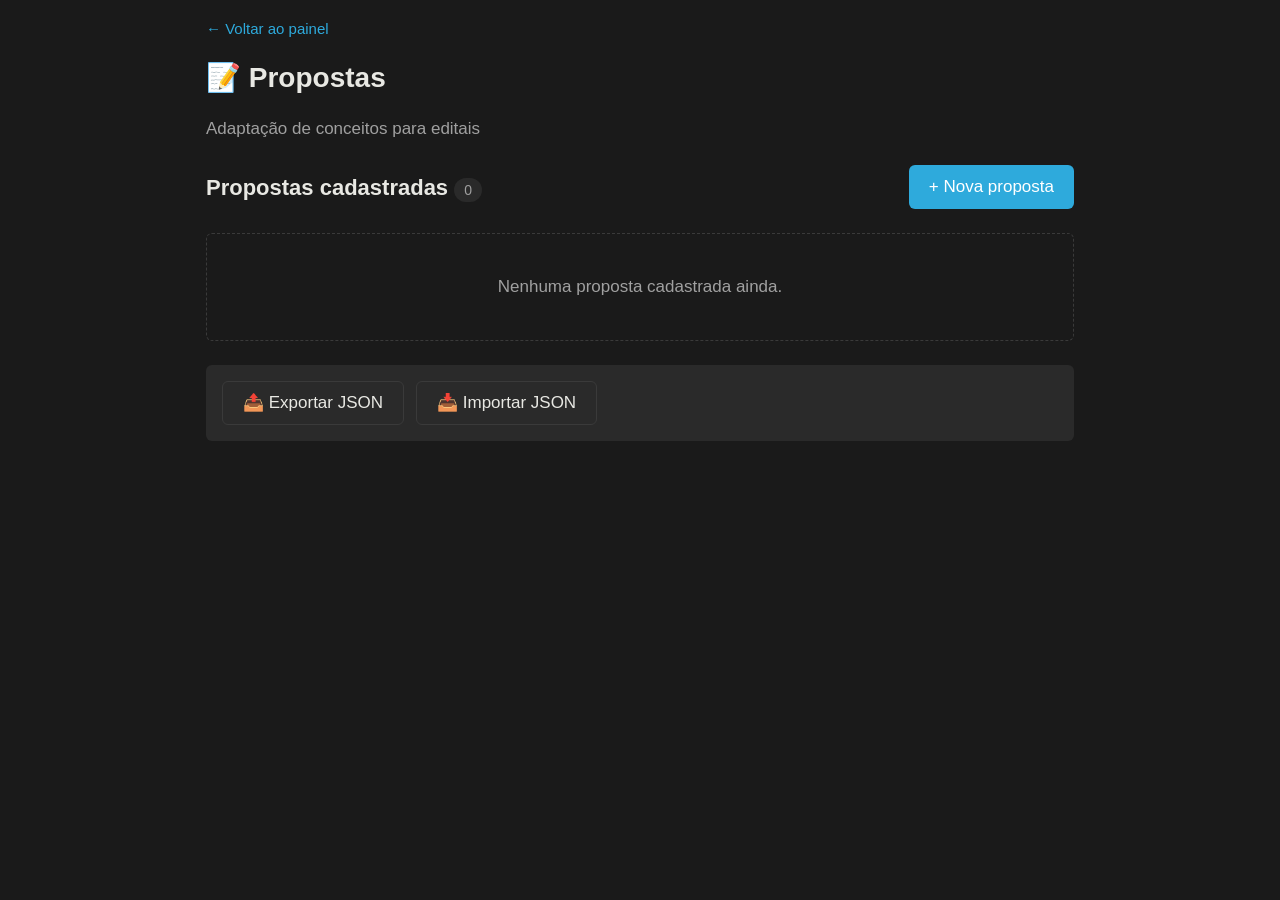
<file: propostas.html>
<!DOCTYPE html>
<html lang="pt-BR">
<head>
<meta charset="UTF-8">
<meta name="viewport" content="width=device-width, initial-scale=1.0">
<title>Propostas · Sistema de Captação</title>
<link rel="stylesheet" href="style.css">
</head>
<body>

<a href="index.html" class="back-link">← Voltar ao painel</a>

<h1>📝 Propostas</h1>
<p class="subtitle">Adaptação de conceitos para editais</p>

<div id="listaView">
  <div class="section-title">
    <h2>Propostas cadastradas <span class="count-badge" id="contador">0</span></h2>
    <button class="btn-primary" onclick="novoRegistro()">+ Nova proposta</button>
  </div>
  <div id="lista"></div>
</div>

<div id="formView" class="hidden">
  <div class="section-title">
    <h2 id="formTitulo">Nova proposta</h2>
    <button class="btn-secondary" onclick="voltarParaLista()">← Voltar</button>
  </div>

  <form id="propostasForm">
    <h2>Identificação</h2>
    <div class="field">
      <label for="nome">Nome da proposta</label>
      <input type="text" id="nome" name="nome" placeholder="Ex: Leitura para Todos - Edital Cultura 2026">
    </div>
    <div class="row">
      <div class="field">
        <label for="conceito">Conceito vinculado</label>
        <input type="text" id="conceito" name="conceito" placeholder="Nome do conceito">
      </div>
      <div class="field">
        <label for="edital">Edital vinculado</label>
        <input type="text" id="edital" name="edital" placeholder="Nome do edital">
      </div>
    </div>
    <div class="row">
      <div class="field">
        <label for="instituicoes">Instituições vinculadas</label>
        <input type="text" id="instituicoes" name="instituicoes" placeholder="Separe por vírgula">
      </div>
      <div class="field">
        <label for="contatos">Contatos envolvidos</label>
        <input type="text" id="contatos" name="contatos" placeholder="Separe por vírgula">
      </div>
    </div>

    <h2>Território e Elegibilidade</h2>
    <div class="field">
      <label for="territorio">Território de execução</label>
      <input type="text" id="territorio" name="territorio">
    </div>
    <div class="checkbox-group">
      <input type="checkbox" id="elegivel" name="elegivel">
      <label for="elegivel">Instituição elegível?</label>
    </div>
    <div class="alert">
      <strong>⚠️ O que reprova:</strong>
      <ul>
        <li>Projeto executado em município fora da lista</li>
        <li>Instituição com menos tempo de existência</li>
      </ul>
    </div>

    <h2>Prazos</h2>
    <div class="row">
      <div class="field">
        <label for="prazoInscricao">Prazo final de inscrição</label>
        <input type="date" id="prazoInscricao" name="prazoInscricao">
      </div>
      <div class="field">
        <label for="validadeCertidoes">Validade das certidões até</label>
        <input type="date" id="validadeCertidoes" name="validadeCertidoes">
      </div>
    </div>
    <div class="row">
      <div class="field">
        <label for="dataEnvio">Data de envio efetiva</label>
        <input type="date" id="dataEnvio" name="dataEnvio">
      </div>
      <div class="field">
        <label for="datasIntermediarias">Datas intermediárias</label>
        <input type="text" id="datasIntermediarias" name="datasIntermediarias">
      </div>
    </div>
    <div class="checkbox-group">
      <input type="checkbox" id="folga" name="folga">
      <label for="folga">Enviado com 2 dias de folga?</label>
    </div>

    <h2>Formato de Envio</h2>
    <div class="row">
      <div class="field">
        <label for="tipoEnvio">Tipo de envio</label>
        <select id="tipoEnvio" name="tipoEnvio">
          <option value="">Selecione</option>
          <option value="Sistema">Sistema eletrônico</option>
          <option value="E-mail">E-mail</option>
          <option value="Físico">Protocolo físico</option>
        </select>
      </div>
      <div class="field">
        <label for="tipoAssinatura">Tipo de assinatura</label>
        <select id="tipoAssinatura" name="tipoAssinatura">
          <option value="">Selecione</option>
          <option value="Simples">Simples</option>
          <option value="Digital">Digital com certificado</option>
          <option value="Cartório">Cartório</option>
        </select>
      </div>
    </div>

    <h2>Contrapartida</h2>
    <div class="row">
      <div class="field">
        <label for="tipoContrapartida">Tipo de contrapartida</label>
        <select id="tipoContrapartida" name="tipoContrapartida">
          <option value="">Selecione</option>
          <option value="Financeira">Financeira</option>
          <option value="Econômica">Econômica</option>
          <option value="Mista">Mista</option>
        </select>
      </div>
      <div class="field">
        <label for="percentualContrapartida">Percentual ou valor exigido</label>
        <input type="text" id="percentualContrapartida" name="percentualContrapartida">
      </div>
    </div>
    <div class="field">
      <label for="comoComprovar">Como comprovar</label>
      <textarea id="comoComprovar" name="comoComprovar"></textarea>
    </div>
    <div class="checkbox-group">
      <input type="checkbox" id="contrapartidaComprovada" name="contrapartidaComprovada">
      <label for="contrapartidaComprovada">Contrapartida comprovada?</label>
    </div>

    <h2>Rubricas</h2>
    <div class="checkbox-group">
      <input type="checkbox" id="rubricaAceita" name="rubricaAceita">
      <label for="rubricaAceita">Rubrica de elaboração/captação aceita?</label>
    </div>
    <div class="row">
      <div class="field">
        <label for="nomeRubrica">Nome da rubrica no edital</label>
        <input type="text" id="nomeRubrica" name="nomeRubrica">
      </div>
      <div class="field">
        <label for="percMaxRubrica">Percentual máximo (%)</label>
        <input type="number" id="percMaxRubrica" name="percMaxRubrica">
      </div>
    </div>

    <h3>Suas rubricas de serviço</h3>
    <div class="row">
      <div class="field">
        <label for="valorIdentidade">Identidade visual (R$)</label>
        <input type="number" id="valorIdentidade" name="valorIdentidade" step="0.01">
      </div>
      <div class="field">
        <label for="valorFotografia">Fotografia (R$)</label>
        <input type="number" id="valorFotografia" name="valorFotografia" step="0.01">
      </div>
    </div>
    <div class="row">
      <div class="field">
        <label for="valorTextos">Textos (R$)</label>
        <input type="number" id="valorTextos" name="valorTextos" step="0.01">
      </div>
      <div class="field">
        <label for="valorOutros">Outros serviços (R$)</label>
        <input type="number" id="valorOutros" name="valorOutros" step="0.01">
      </div>
    </div>
    <div class="field">
      <label for="valorRubricaElaboracao">Valor da rubrica de elaboração (R$)</label>
      <input type="number" id="valorRubricaElaboracao" name="valorRubricaElaboracao" step="0.01">
    </div>

    <div class="total-box">
      <strong id="totalRubricas">R$ 0,00</strong> — Soma das suas rubricas
    </div>

    <h2>Orçamento</h2>
    <div class="row">
      <div class="field">
        <label for="teto">Teto por proposta (R$)</label>
        <input type="number" id="teto" name="teto" step="0.01">
      </div>
      <div class="field">
        <label for="valorSolicitado">Valor total solicitado (R$)</label>
        <input type="number" id="valorSolicitado" name="valorSolicitado" step="0.01">
      </div>
    </div>
    <div class="row">
      <div class="field">
        <label for="formaLiberacao">Forma de liberação</label>
        <select id="formaLiberacao" name="formaLiberacao">
          <option value="">Selecione</option>
          <option value="Parcela única">Parcela única</option>
          <option value="Etapas">Por etapas</option>
          <option value="Reembolso">Reembolso</option>
        </select>
      </div>
      <div class="field">
        <label for="limitePropostas">Limite de propostas por instituição</label>
        <input type="number" id="limitePropostas" name="limitePropostas">
      </div>
    </div>

    <h2>Peças do Projeto</h2>
    <h3>Bloco 1: O que é o projeto</h3>
    <div class="field">
      <label for="titulo">Título</label>
      <input type="text" id="titulo" name="titulo">
    </div>
    <div class="field">
      <label for="resumo">Resumo (7 blocos)</label>
      <textarea id="resumo" name="resumo"></textarea>
    </div>
    <div class="field">
      <label for="objeto">Objeto</label>
      <textarea id="objeto" name="objeto"></textarea>
    </div>
    <div class="field">
      <label for="objetivos">Objetivos</label>
      <textarea id="objetivos" name="objetivos"></textarea>
    </div>
    <div class="field">
      <label for="justificativa">Justificativa</label>
      <textarea id="justificativa" name="justificativa"></textarea>
    </div>

    <h3>Bloco 2: Como o projeto acontece</h3>
    <div class="field">
      <label for="metodologia">Metodologia</label>
      <textarea id="metodologia" name="metodologia"></textarea>
    </div>
    <div class="field">
      <label for="cronogramaTexto">Cronograma</label>
      <textarea id="cronogramaTexto" name="cronogramaTexto"></textarea>
    </div>
    <div class="field">
      <label for="equipeTexto">Equipe</label>
      <textarea id="equipeTexto" name="equipeTexto"></textarea>
    </div>
    <div class="field">
      <label for="parcerias">Parcerias e apoios</label>
      <textarea id="parcerias" name="parcerias"></textarea>
    </div>

    <h3>Bloco 3: Quanto custa e de onde vem</h3>
    <div class="field">
      <label for="orcamentoDetalhado">Orçamento detalhado</label>
      <textarea id="orcamentoDetalhado" name="orcamentoDetalhado"></textarea>
    </div>
    <div class="field">
      <label for="contrapartidaFontes">Contrapartida e outras fontes</label>
      <textarea id="contrapartidaFontes" name="contrapartidaFontes"></textarea>
    </div>
    <div class="field">
      <label for="prestacaoContas">Prestação de contas</label>
      <textarea id="prestacaoContas" name="prestacaoContas"></textarea>
    </div>

    <h3>Bloco 4: Como se prova que funcionou</h3>
    <div class="field">
      <label for="metasIndicadores">Metas e indicadores</label>
      <textarea id="metasIndicadores" name="metasIndicadores"></textarea>
    </div>
    <div class="field">
      <label for="monitoramento">Monitoramento e avaliação</label>
      <textarea id="monitoramento" name="monitoramento"></textarea>
    </div>
    <div class="field">
      <label for="sustentabilidade">Sustentabilidade</label>
      <textarea id="sustentabilidade" name="sustentabilidade"></textarea>
    </div>
    <div class="field">
      <label for="riscos">Riscos e mitigação</label>
      <textarea id="riscos" name="riscos"></textarea>
    </div>
    <div class="field">
      <label for="comunicacao">Comunicação e divulgação</label>
      <textarea id="comunicacao" name="comunicacao"></textarea>
    </div>
    <div class="field">
      <label for="aspectosLegais">Aspectos legais, éticos e anexos</label>
      <textarea id="aspectosLegais" name="aspectosLegais"></textarea>
    </div>

    <h2>Tabela de Coerência</h2>
    <p style="color: var(--text-soft); font-size: 15px;">Para cada objetivo específico, preencha uma linha.</p>
    <table id="tabelaCoerencia">
      <thead>
        <tr>
          <th>Objetivo</th><th>Meta</th><th>Indicador</th><th>Fonte</th>
          <th>Atividade</th><th>Responsável</th><th>Rubrica</th><th>Mês</th>
        </tr>
      </thead>
      <tbody>
        <tr>
          <td><input type="text"></td><td><input type="text"></td>
          <td><input type="text"></td><td><input type="text"></td>
          <td><input type="text"></td><td><input type="text"></td>
          <td><input type="text"></td><td><input type="text"></td>
        </tr>
      </tbody>
    </table>
    <button type="button" class="btn-secondary" onclick="addLinha('tabelaCoerencia', 8)">+ Adicionar linha</button>

    <h2>Equipe do Projeto</h2>
    <table id="tabelaEquipe">
      <thead>
        <tr><th>Função</th><th>Carga horária</th><th>Formação</th><th>O que executa</th></tr>
      </thead>
      <tbody>
        <tr>
          <td><input type="text"></td><td><input type="text"></td>
          <td><input type="text"></td><td><input type="text"></td>
        </tr>
      </tbody>
    </table>
    <button type="button" class="btn-secondary" onclick="addLinha('tabelaEquipe', 4)">+ Adicionar linha</button>

    <h2>Cronograma Físico-Financeiro</h2>
    <table id="tabelaCronograma">
      <thead>
        <tr><th>Atividade</th><th>Período</th><th>Responsável</th><th>Produto</th><th>Custo</th></tr>
      </thead>
      <tbody>
        <tr>
          <td><input type="text"></td><td><input type="text"></td>
          <td><input type="text"></td><td><input type="text"></td>
          <td><input type="text"></td>
        </tr>
      </tbody>
    </table>
    <button type="button" class="btn-secondary" onclick="addLinha('tabelaCronograma', 5)">+ Adicionar linha</button>

    <h2>Conferência Final</h2>
    <h3>Documentação e prazo</h3>
    <div class="checkbox-group"><input type="checkbox" id="c1"><label for="c1">Documentos anexados no formato e tamanho corretos</label></div>
    <div class="checkbox-group"><input type="checkbox" id="c2"><label for="c2">Nenhuma certidão vence antes da submissão</label></div>
    <div class="checkbox-group"><input type="checkbox" id="c3"><label for="c3">Formulários na versão mais recente</label></div>
    <div class="checkbox-group"><input type="checkbox" id="c4"><label for="c4">Envio com 2 dias de folga</label></div>

    <h3>Elegibilidade</h3>
    <div class="checkbox-group"><input type="checkbox" id="c5"><label for="c5">Tempo de existência e tipo jurídico OK</label></div>
    <div class="checkbox-group"><input type="checkbox" id="c6"><label for="c6">Objeto do projeto cabe no objeto da chamada</label></div>
    <div class="checkbox-group"><input type="checkbox" id="c7"><label for="c7">Território de execução atendido</label></div>
    <div class="checkbox-group"><input type="checkbox" id="c8"><label for="c8">Valor dentro da faixa permitida</label></div>
    <div class="checkbox-group"><input type="checkbox" id="c9"><label for="c9">Prazo de execução dentro do máximo</label></div>

    <h3>Mérito e coerência</h3>
    <div class="checkbox-group"><input type="checkbox" id="c10"><label for="c10">Cada critério do edital tem página correspondente</label></div>
    <div class="checkbox-group"><input type="checkbox" id="c11"><label for="c11">Cada objetivo tem meta, indicador, fonte, atividade, responsável, rubrica e mês</label></div>
    <div class="checkbox-group"><input type="checkbox" id="c12"><label for="c12">Metas do resumo = metas dos indicadores</label></div>
    <div class="checkbox-group"><input type="checkbox" id="c13"><label for="c13">Atividades da metodologia = atividades do cronograma</label></div>
    <div class="checkbox-group"><input type="checkbox" id="c14"><label for="c14">Dados da justificativa com fonte e ano</label></div>
    <div class="checkbox-group"><input type="checkbox" id="c15"><label for="c15">Nenhum anexo citado sem estar no envio</label></div>

    <h3>Orçamento</h3>
    <div class="checkbox-group"><input type="checkbox" id="c16"><label for="c16">Todo item tem unidade, qtd, valor unit., total e memória</label></div>
    <div class="checkbox-group"><input type="checkbox" id="c17"><label for="c17">Nenhum item na lista de despesas vedadas</label></div>
    <div class="checkbox-group"><input type="checkbox" id="c18"><label for="c18">Rubricas com nomes e ordem do edital</label></div>
    <div class="checkbox-group"><input type="checkbox" id="c19"><label for="c19">Preços comprovados (3 orçamentos ou tabela)</label></div>
    <div class="checkbox-group"><input type="checkbox" id="c20"><label for="c20">Encargos e tributos previstos</label></div>
    <div class="checkbox-group"><input type="checkbox" id="c21"><label for="c21">Rubrica de elaboração incluída quando permitida</label></div>
    <div class="checkbox-group"><input type="checkbox" id="c22"><label for="c22">Soma da planilha = valor do resumo e formulário</label></div>
    <div class="checkbox-group"><input type="checkbox" id="c23"><label for="c23">Contrapartida demonstrável</label></div>

    <h3>Leitura final</h3>
    <div class="checkbox-group"><input type="checkbox" id="c24"><label for="c24">Pessoa de fora leu e entendeu</label></div>
    <div class="checkbox-group"><input type="checkbox" id="c25"><label for="c25">Nenhum trecho de projeto anterior</label></div>
    <div class="checkbox-group"><input type="checkbox" id="c26"><label for="c26">Texto dentro dos limites de caracteres</label></div>
    <div class="checkbox-group"><input type="checkbox" id="c27"><label for="c27">Título diz o que é, para quem e onde</label></div>

    <h2>Fechamento e Contrato</h2>
    <div class="row">
      <div class="field">
        <label for="formaFechamento">Forma de fechamento</label>
        <select id="formaFechamento" name="formaFechamento">
          <option value="">Selecione</option>
          <option value="Serviço pontual">Serviço pontual</option>
          <option value="Êxito">Êxito</option>
          <option value="Assessoria">Assessoria mensal</option>
        </select>
      </div>
      <div class="field">
        <label for="valorCombinado">Valor combinado (R$)</label>
        <input type="number" id="valorCombinado" name="valorCombinado" step="0.01">
      </div>
    </div>
    <div class="row">
      <div class="field">
        <label for="dataContrato">Data do contrato</label>
        <input type="date" id="dataContrato" name="dataContrato">
      </div>
      <div class="field">
        <label for="linkPasta">Link da pasta de arquivos</label>
        <input type="url" id="linkPasta" name="linkPasta">
      </div>
    </div>
    <div class="checkbox-group">
      <input type="checkbox" id="contratoAssinado" name="contratoAssinado">
      <label for="contratoAssinado">Contrato assinado?</label>
    </div>

    <h2>Status</h2>
    <div class="status-bar" id="statusBar">
      <span class="status-chip" data-status="Prospecção">Prospecção</span>
      <span class="status-chip" data-status="Elaboração">Elaboração</span>
      <span class="status-chip" data-status="Submetido">Submetido</span>
      <span class="status-chip" data-status="Aprovado">Aprovado</span>
      <span class="status-chip" data-status="Inapto">Inapto</span>
      <span class="status-chip" data-status="Reprovado">Reprovado</span>
      <span class="status-chip" data-status="Em execução">Em execução</span>
      <span class="status-chip" data-status="Prestação de contas">Prestação de contas</span>
      <span class="status-chip" data-status="Concluído">Concluído</span>
    </div>

    <h2>Observações</h2>
    <div class="field">
      <textarea id="observacoes" name="observacoes"></textarea>
    </div>
  </form>

  <div class="actions">
    <button type="button" class="btn-primary" onclick="salvar()">💾 Salvar</button>
    <button type="button" class="btn-secondary" onclick="voltarParaLista()">Cancelar</button>
  </div>
</div>

<div class="actions" id="acoesGlobais">
  <button type="button" class="btn-secondary" onclick="exportarTudo()">📤 Exportar JSON</button>
  <button type="button" class="btn-secondary" onclick="document.getElementById('importFile').click()">📥 Importar JSON</button>
  <input type="file" id="importFile" accept=".json" style="display:none" onchange="importar(event)">
</div>

<div class="saved-indicator" id="savedIndicator">✓ Salvo</div>

<script>
let lista = [];
let indiceAtual = -1;

function carregar() {
  lista = JSON.parse(localStorage.getItem('propostas') || '[]');
  renderizarLista();
}

function salvarLista() {
  localStorage.setItem('propostas', JSON.stringify(lista));
}

function formatarMoeda(valor) {
  if (!valor) return '-';
  return 'R$ ' + parseFloat(valor).toLocaleString('pt-BR', { minimumFractionDigits: 2 });
}

function renderizarLista() {
  document.getElementById('contador').textContent = lista.length;
  const div = document.getElementById('lista');
  if (lista.length === 0) {
    div.innerHTML = '<p class="empty-state">Nenhuma proposta cadastrada ainda.</p>';
    return;
  }
  div.innerHTML = lista.map((p, i) => `
    <div class="card">
      <h3>${p.nome || 'Sem nome'}</h3>
      <p><strong>Edital:</strong> ${p.edital || '-'}</p>
      <p><strong>Conceito:</strong> ${p.conceito || '-'}</p>
      <p><strong>Valor solicitado:</strong> ${formatarMoeda(p.valorSolicitado)}</p>
      <p><strong>Status:</strong> ${p.status || '-'}</p>
      <div class="card-actions">
        <button class="btn-secondary" onclick="editar(${i})">Editar</button>
        <button class="btn-danger" onclick="excluir(${i})">Excluir</button>
      </div>
    </div>
  `).join('');
}

function novoRegistro() {
  indiceAtual = -1;
  document.getElementById('formTitulo').textContent = 'Nova proposta';
  document.getElementById('propostasForm').reset();
  document.querySelectorAll('.status-chip').forEach(c => c.classList.remove('active'));
  document.getElementById('listaView').classList.add('hidden');
  document.getElementById('formView').classList.remove('hidden');
  document.getElementById('acoesGlobais').classList.add('hidden');
  atualizarTotal();
}

function editar(i) {
  indiceAtual = i;
  const p = lista[i];
  document.getElementById('formTitulo').textContent = 'Editar proposta';
  const form = document.getElementById('propostasForm');
  form.reset();
  Object.keys(p).forEach(key => {
    if (key === 'tabelaCoerencia' || key === 'tabelaEquipe' || key === 'tabelaCronograma') {
      restaurarTabela(key, p[key]);
      return;
    }
    const el = document.getElementById(key);
    if (el) {
      if (el.type === 'checkbox') el.checked = p[key];
      else el.value = p[key];
    }
  });
  atualizarStatus(p.status);
  atualizarTotal();
  document.getElementById('listaView').classList.add('hidden');
  document.getElementById('formView').classList.remove('hidden');
  document.getElementById('acoesGlobais').classList.add('hidden');
}

function restaurarTabela(chave, dados) {
  if (!dados || !Array.isArray(dados)) return;
  const tabelaId = chave;
  const tbody = document.querySelector(`#${tabelaId} tbody`);
  tbody.innerHTML = '';
  dados.forEach(linha => {
    const tr = document.createElement('tr');
    linha.forEach(valor => {
      const td = document.createElement('td');
      td.innerHTML = `<input type="text" value="${valor || ''}">`;
      tr.appendChild(td);
    });
    tbody.appendChild(tr);
  });
}

function excluir(i) {
  if (confirm('Tem certeza?')) {
    lista.splice(i, 1);
    salvarLista();
    renderizarLista();
  }
}

function voltarParaLista() {
  document.getElementById('listaView').classList.remove('hidden');
  document.getElementById('formView').classList.add('hidden');
  document.getElementById('acoesGlobais').classList.remove('hidden');
  renderizarLista();
}

function coletarTabela(id) {
  const linhas = [];
  document.querySelectorAll(`#${id} tbody tr`).forEach(tr => {
    const valores = [];
    tr.querySelectorAll('input').forEach(inp => valores.push(inp.value));
    linhas.push(valores);
  });
  return linhas;
}

function salvar() {
  const form = document.getElementById('propostasForm');
  const dados = {};
  new FormData(form).forEach((value, key) => { dados[key] = value; });
  form.querySelectorAll('input[type="checkbox"]').forEach(cb => {
    dados[cb.id] = cb.checked;
  });
  const activeChip = document.querySelector('.status-chip.active');
  if (activeChip) dados.status = activeChip.dataset.status;
  dados.tabelaCoerencia = coletarTabela('tabelaCoerencia');
  dados.tabelaEquipe = coletarTabela('tabelaEquipe');
  dados.tabelaCronograma = coletarTabela('tabelaCronograma');

  if (indiceAtual === -1) lista.push(dados);
  else lista[indiceAtual] = dados;
  salvarLista();
  const ind = document.getElementById('savedIndicator');
  ind.classList.add('show');
  setTimeout(() => ind.classList.remove('show'), 1500);
  setTimeout(() => voltarParaLista(), 800);
}

function atualizarStatus(status) {
  document.querySelectorAll('.status-chip').forEach(c => c.classList.remove('active'));
  const chip = document.querySelector(`.status-chip[data-status="${status}"]`);
  if (chip) chip.classList.add('active');
}

document.querySelectorAll('.status-chip').forEach(chip => {
  chip.addEventListener('click', () => atualizarStatus(chip.dataset.status));
});

function atualizarTotal() {
  const campos = ['valorIdentidade', 'valorFotografia', 'valorTextos', 'valorOutros', 'valorRubricaElaboracao'];
  let total = 0;
  campos.forEach(id => {
    const el = document.getElementById(id);
    if (el) total += parseFloat(el.value) || 0;
  });
  document.getElementById('totalRubricas').textContent = 'R$ ' + total.toFixed(2).replace('.', ',');
}

document.getElementById('propostasForm').addEventListener('input', atualizarTotal);

function addLinha(tabelaId, cols) {
  const tbody = document.querySelector(`#${tabelaId} tbody`);
  const tr = document.createElement('tr');
  for (let i = 0; i < cols; i++) {
    const td = document.createElement('td');
    td.innerHTML = '<input type="text">';
    tr.appendChild(td);
  }
  tbody.appendChild(tr);
}

function exportarTudo() {
  const dados = JSON.stringify(lista, null, 2);
  const blob = new Blob([dados], { type: 'application/json' });
  const url = URL.createObjectURL(blob);
  const a = document.createElement('a');
  a.href = url;
  a.download = 'propostas-backup.json';
  a.click();
  URL.revokeObjectURL(url);
}

function importar(event) {
  const file = event.target.files[0];
  if (!file) return;
  const reader = new FileReader();
  reader.onload = (e) => {
    try {
      const dados = JSON.parse(e.target.result);
      if (Array.isArray(dados)) {
        if (confirm(`Importar ${dados.length} propostas?`)) {
          lista = lista.concat(dados);
          salvarLista();
          renderizarLista();
        }
      } else {
        if (confirm('Importar esta proposta?')) {
          lista.push(dados);
          salvarLista();
          renderizarLista();
        }
      }
    } catch (err) {
      alert('Arquivo inválido.');
    }
  };
  reader.readAsText(file);
}

const params = new URLSearchParams(window.location.search);
if (params.has('editar')) editar(parseInt(params.get('editar')));

carregar();
</script>

</body>
</html>
</file>
<file: style.css>
:root {
  --bg: #1a1a1a;
  --bg-soft: #2a2a2a;
  --border: #3a3a3a;
  --text: #e8e8e3;
  --text-soft: #a0a0a0;
  --accent: #2eaadc;
  --danger: #e03e3e;
  --warning: #f5a623;
  --success: #4dab5c;
  --radius: 6px;
  --font-base: 17px;
  --font-large: 19px;
  --spacing: 16px;
}

* { box-sizing: border-box; }

body {
  font-family: -apple-system, BlinkMacSystemFont, "Segoe UI", sans-serif;
  font-size: var(--font-base);
  line-height: 1.5;
  color: var(--text);
  background: var(--bg);
  margin: 0;
  padding: var(--spacing);
  max-width: 900px;
  margin: 0 auto;
}

h1 { font-size: 28px; margin: 0 0 8px 0; font-weight: 700; }
h2 { font-size: 22px; margin: 32px 0 12px 0; padding-bottom: 6px; border-bottom: 1px solid var(--border); font-weight: 600; }
h3 { font-size: 18px; margin: 20px 0 8px 0; font-weight: 600; }

.subtitle { color: var(--text-soft); margin-bottom: 24px; }

.back-link {
  display: inline-block;
  margin-bottom: 16px;
  color: var(--accent);
  text-decoration: none;
  font-size: 15px;
}

.back-link:hover { text-decoration: underline; }

.field { margin-bottom: var(--spacing); }

label {
  display: block;
  font-size: var(--font-base);
  font-weight: 500;
  margin-bottom: 6px;
  color: var(--text);
}

input[type="text"], input[type="number"], input[type="date"], input[type="url"], select, textarea {
  width: 100%;
  font-size: var(--font-large);
  padding: 10px 12px;
  border: 1px solid var(--border);
  border-radius: var(--radius);
  background: var(--bg-soft);
  color: var(--text);
  font-family: inherit;
  min-height: 44px;
}

textarea { min-height: 100px; resize: vertical; line-height: 1.5; }

input:focus, select:focus, textarea:focus {
  outline: none;
  border-color: var(--accent);
  box-shadow: 0 0 0 2px rgba(46, 170, 220, 0.3);
}

.checkbox-group { display: flex; align-items: center; gap: 10px; padding: 10px 0; }
.checkbox-group input[type="checkbox"] { width: 22px; height: 22px; cursor: pointer; accent-color: var(--accent); }
.checkbox-group label { margin: 0; cursor: pointer; }

.alert {
  background: #2d2a1a;
  border-left: 4px solid var(--warning);
  padding: 12px 16px;
  margin: 16px 0;
  border-radius: var(--radius);
  font-size: 15px;
}

.alert strong { display: block; margin-bottom: 6px; color: var(--warning); }
.alert ul { margin: 6px 0 0 0; padding-left: 20px; }
.alert li { margin-bottom: 4px; }

.row { display: grid; grid-template-columns: 1fr 1fr; gap: var(--spacing); }

@media (max-width: 600px) {
  .row { grid-template-columns: 1fr; }
  body { padding: 12px; }
  h1 { font-size: 24px; }
  h2 { font-size: 20px; }
}

.actions {
  display: flex;
  gap: 12px;
  flex-wrap: wrap;
  margin: 24px 0;
  padding: 16px;
  background: var(--bg-soft);
  border-radius: var(--radius);
}

button {
  font-size: var(--font-base);
  padding: 10px 20px;
  border: none;
  border-radius: var(--radius);
  cursor: pointer;
  font-weight: 500;
  min-height: 44px;
  font-family: inherit;
}

.btn-primary { background: var(--accent); color: white; }
.btn-secondary { background: var(--bg-soft); color: var(--text); border: 1px solid var(--border); }
.btn-danger { background: var(--danger); color: white; }
.btn-primary:hover { opacity: 0.9; }
.btn-secondary:hover { background: var(--border); }

.status-bar { display: flex; gap: 8px; flex-wrap: wrap; margin-bottom: 24px; }

.status-chip {
  padding: 6px 12px;
  border-radius: 20px;
  font-size: 14px;
  background: var(--bg-soft);
  border: 1px solid var(--border);
  cursor: pointer;
  color: var(--text);
}

.status-chip.active { background: var(--accent); color: white; border-color: var(--accent); }

table { width: 100%; border-collapse: collapse; margin: 12px 0; font-size: 15px; }
th, td { border: 1px solid var(--border); padding: 8px; text-align: left; }
th { background: var(--bg-soft); font-weight: 600; }
td input { border: none; padding: 4px; font-size: 15px; width: 100%; background: var(--bg); color: var(--text); }
td input:focus { background: var(--bg-soft); outline: 1px solid var(--accent); }

.total-box {
  background: var(--bg-soft);
  padding: 16px;
  border-radius: var(--radius);
  margin: 16px 0;
  font-size: var(--font-large);
}

.total-box strong { color: var(--accent); font-size: 22px; }

.saved-indicator {
  position: fixed;
  bottom: 20px;
  right: 20px;
  background: var(--success);
  color: white;
  padding: 10px 16px;
  border-radius: var(--radius);
  font-size: 14px;
  opacity: 0;
  transition: opacity 0.3s;
  pointer-events: none;
}

.saved-indicator.show { opacity: 1; }

.card {
  background: var(--bg-soft);
  border: 1px solid var(--border);
  border-radius: var(--radius);
  padding: 16px;
  margin-bottom: 12px;
  cursor: pointer;
  transition: border-color 0.2s;
}

.card:hover { border-color: var(--accent); }

.card h3 { margin: 0 0 8px 0; font-size: 18px; }
.card p { margin: 4px 0; font-size: 15px; color: var(--text-soft); }

.card-actions {
  display: flex;
  gap: 8px;
  margin-top: 12px;
  padding-top: 12px;
  border-top: 1px solid var(--border);
}

.card-actions button {
  font-size: 14px;
  padding: 6px 12px;
  min-height: 32px;
}

.nav-links { display: flex; gap: 12px; flex-wrap: wrap; margin: 24px 0; }

.nav-links a {
  padding: 10px 20px;
  background: var(--accent);
  color: white;
  text-decoration: none;
  border-radius: var(--radius);
  font-weight: 500;
}

.nav-links a:hover { opacity: 0.9; }

.empty-state {
  text-align: center;
  color: var(--text-soft);
  padding: 40px 20px;
  border: 1px dashed var(--border);
  border-radius: var(--radius);
  margin: 24px 0;
}

.hidden { display: none !important; }

.section-title {
  display: flex;
  justify-content: space-between;
  align-items: center;
  margin-bottom: 16px;
}

.section-title h2 { margin: 0; border: none; padding: 0; }

.count-badge {
  background: var(--bg-soft);
  color: var(--text-soft);
  padding: 4px 10px;
  border-radius: 12px;
  font-size: 14px;
  font-weight: normal;
}
</file>
